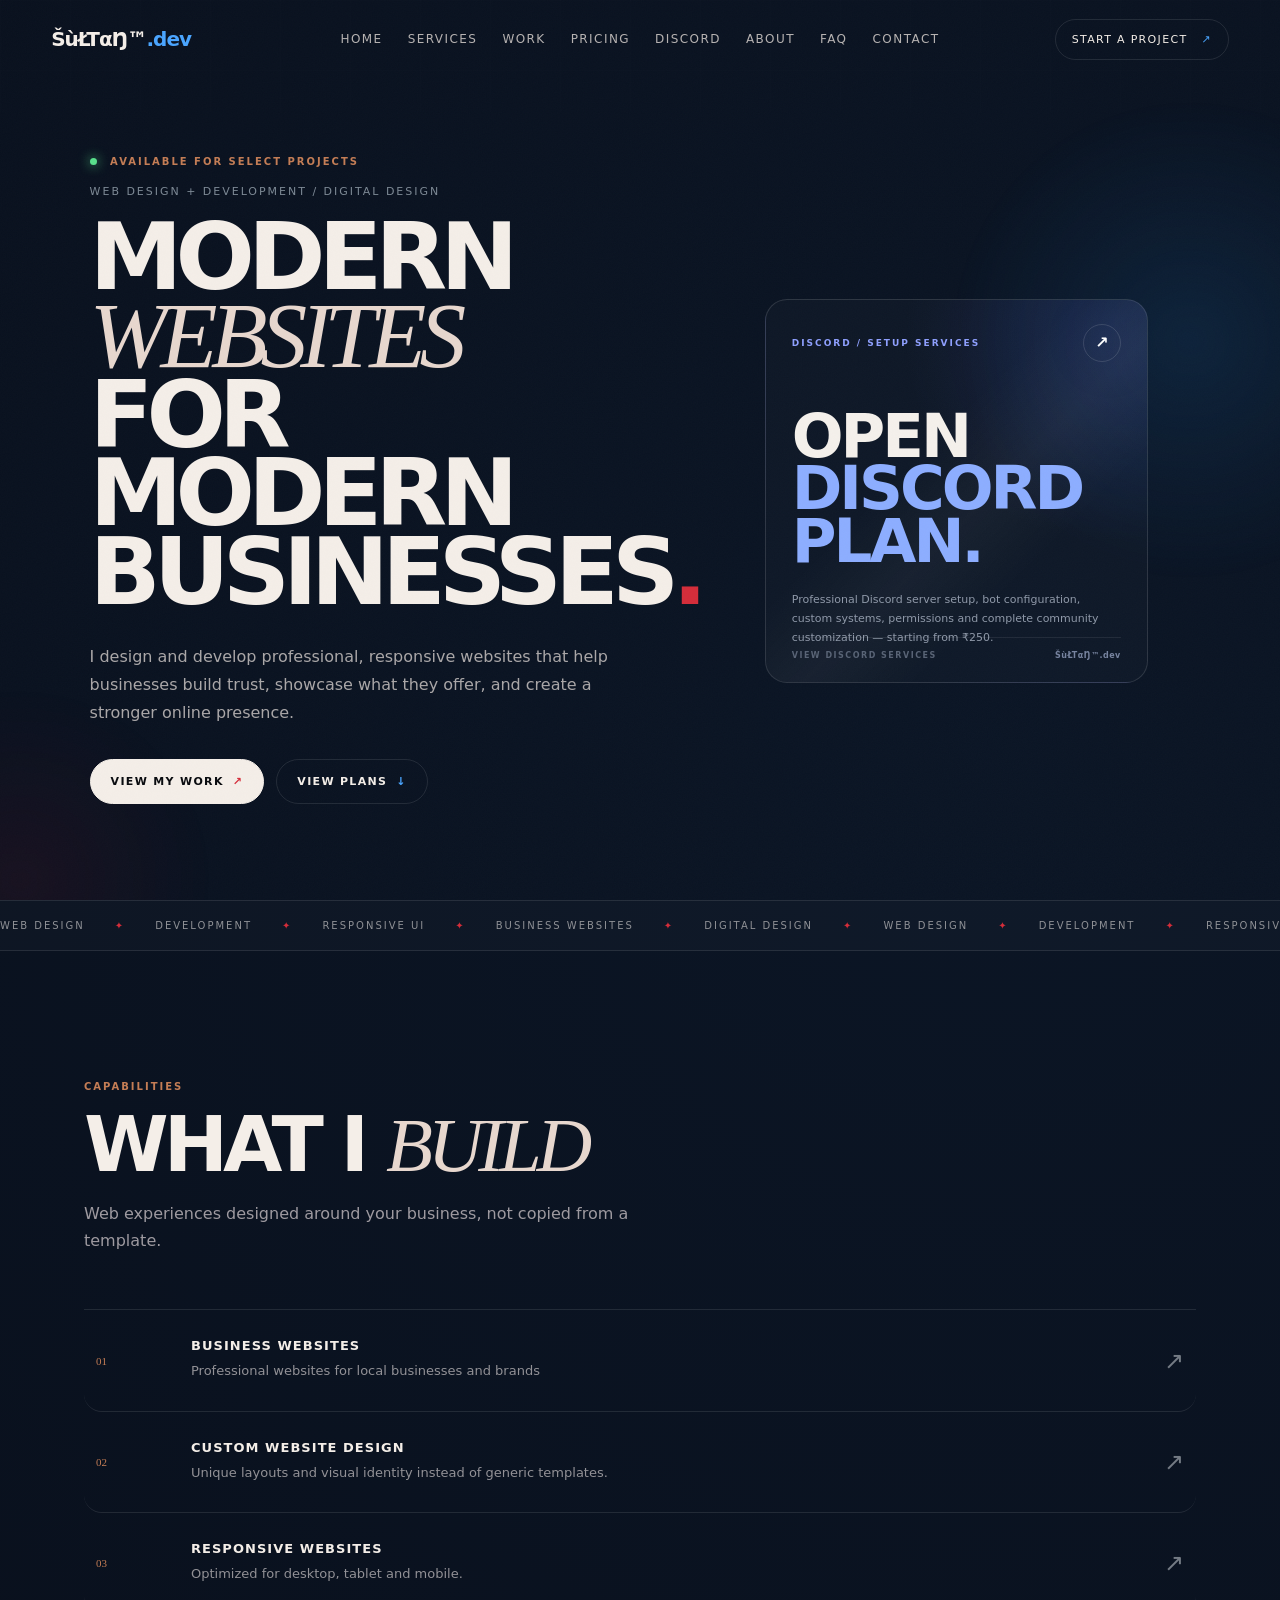
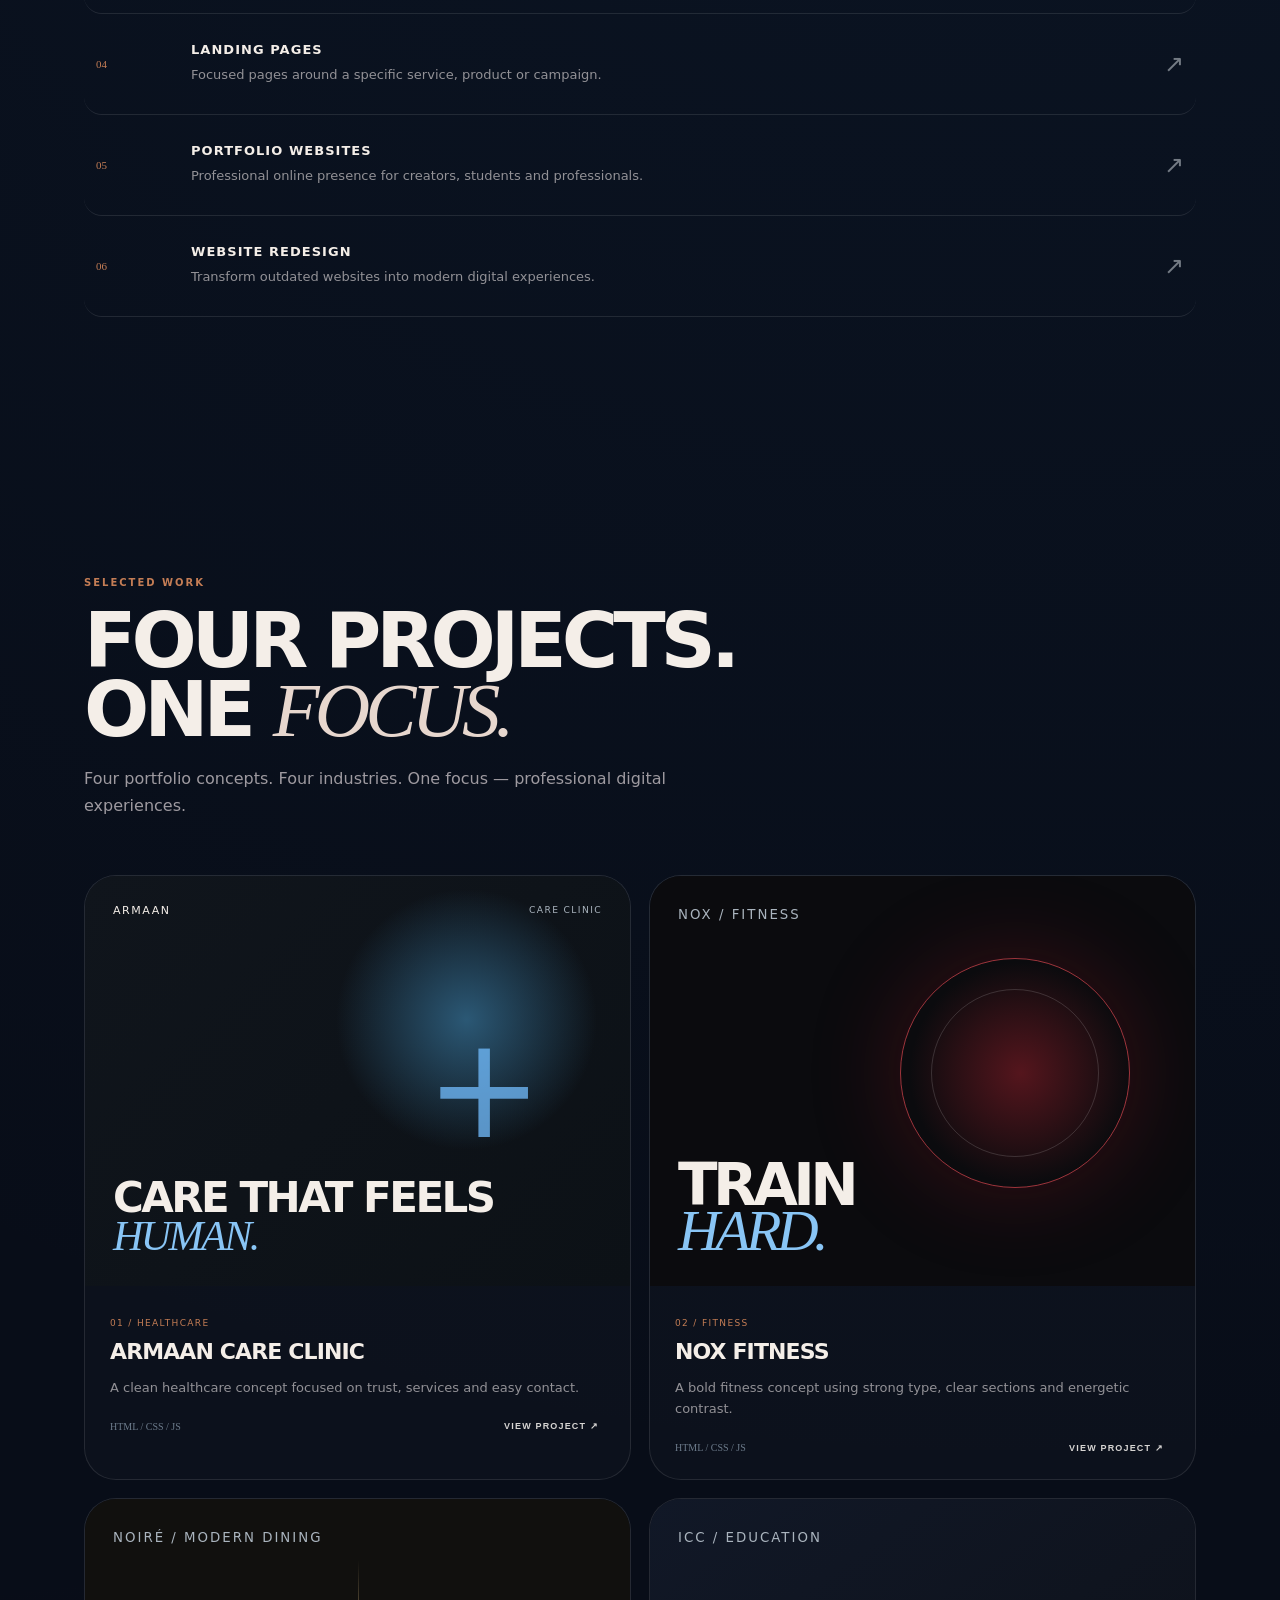
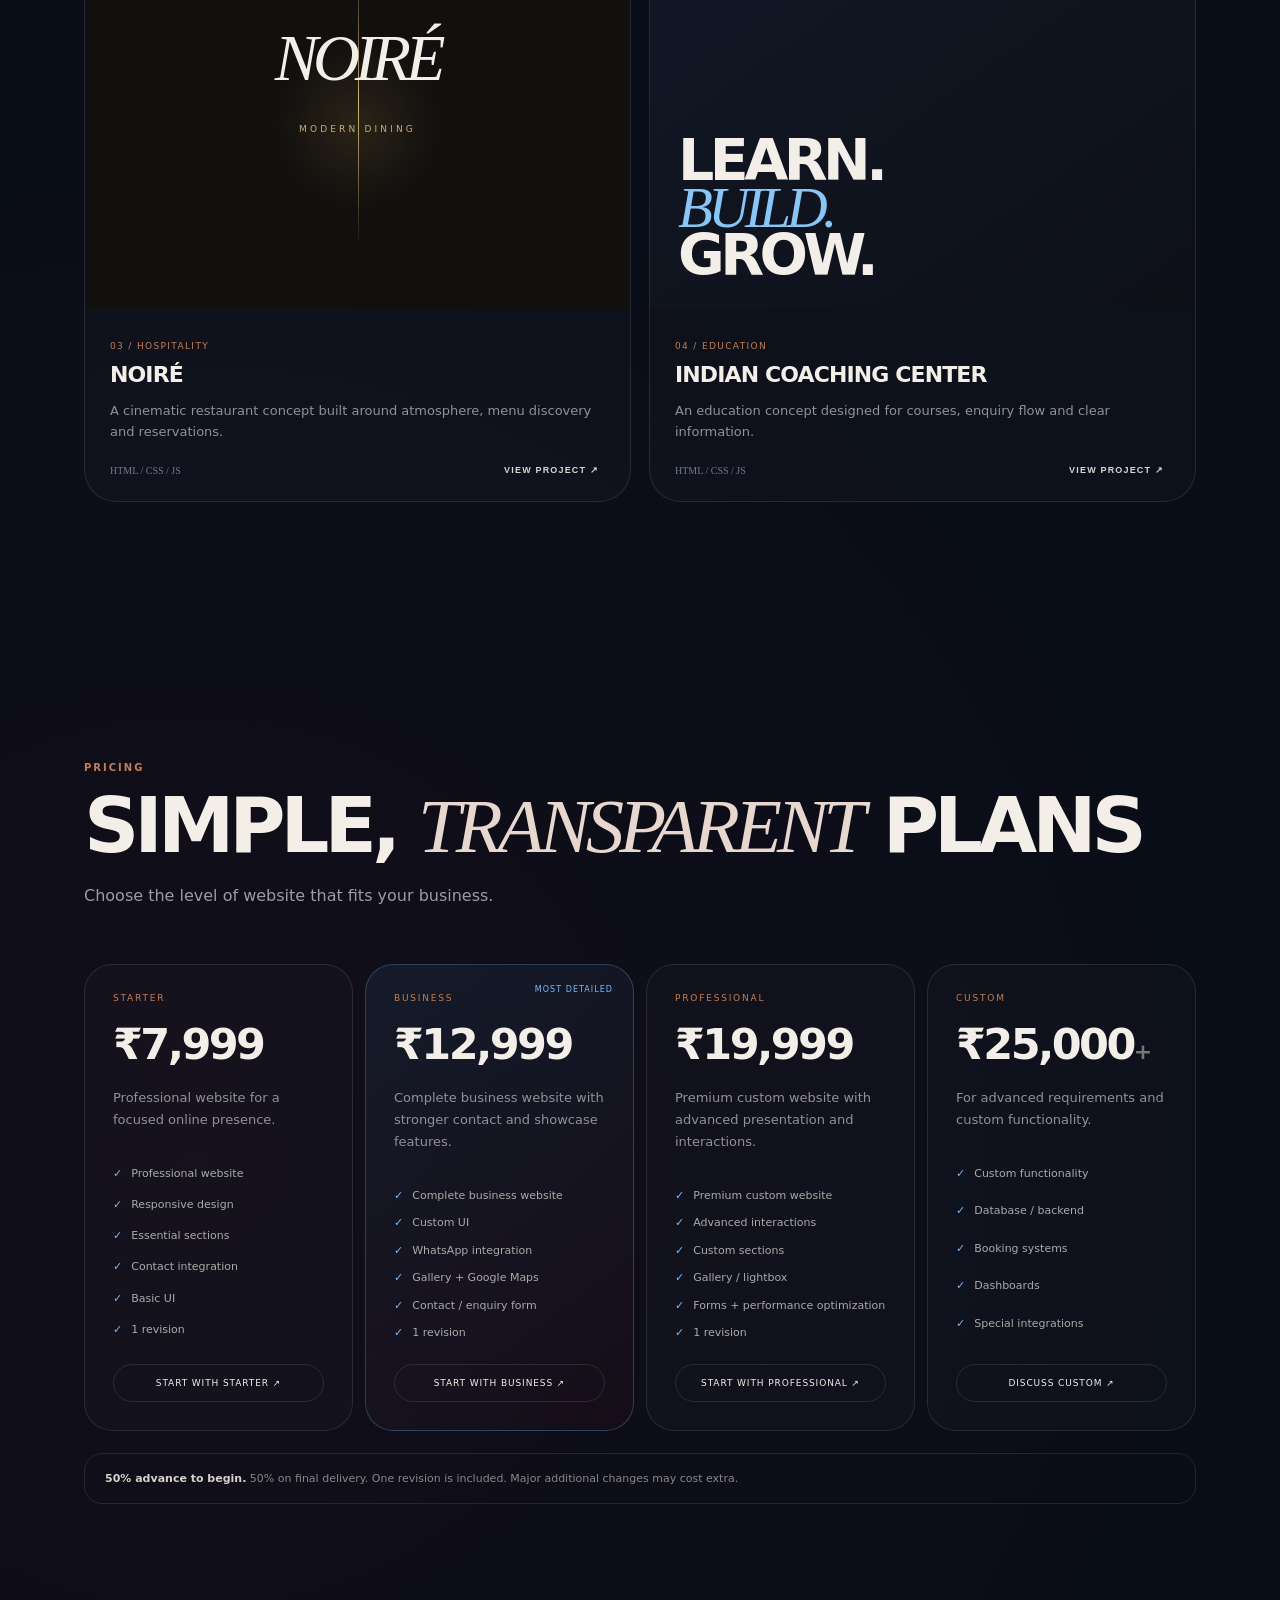
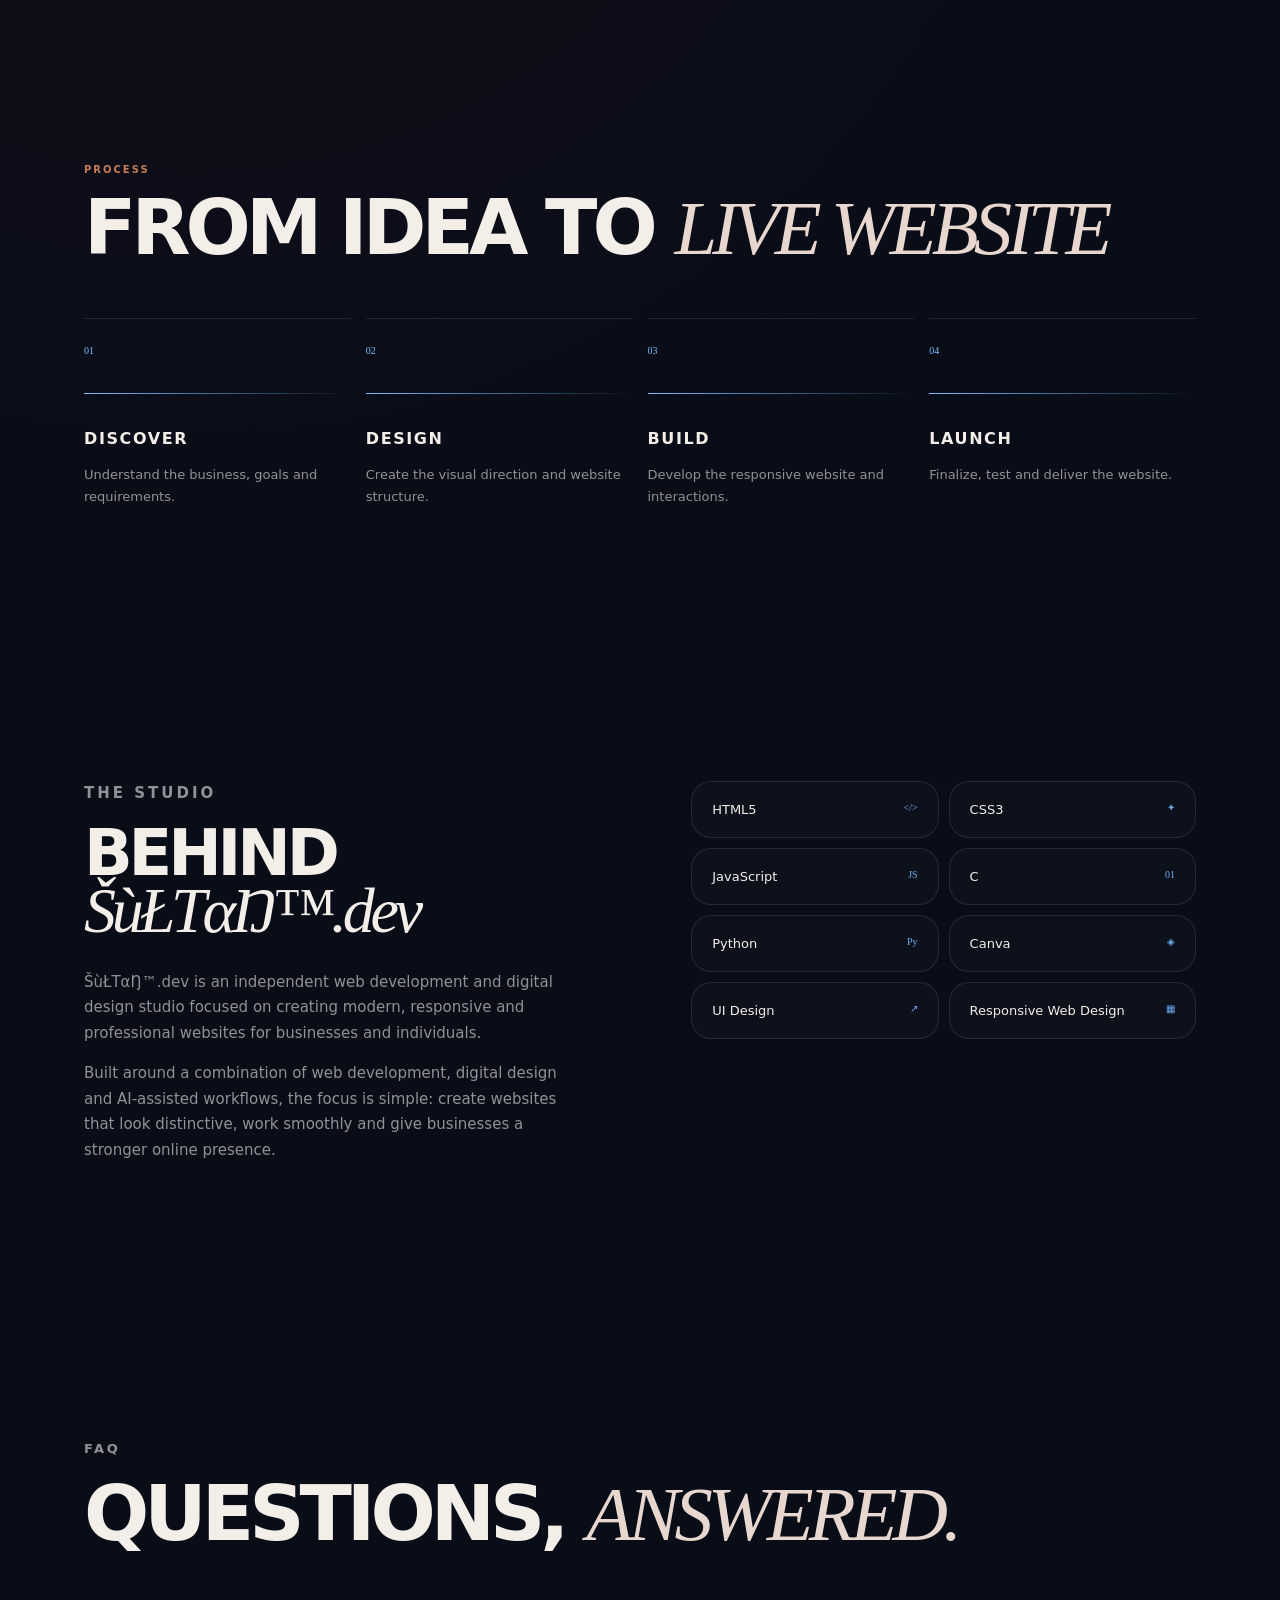
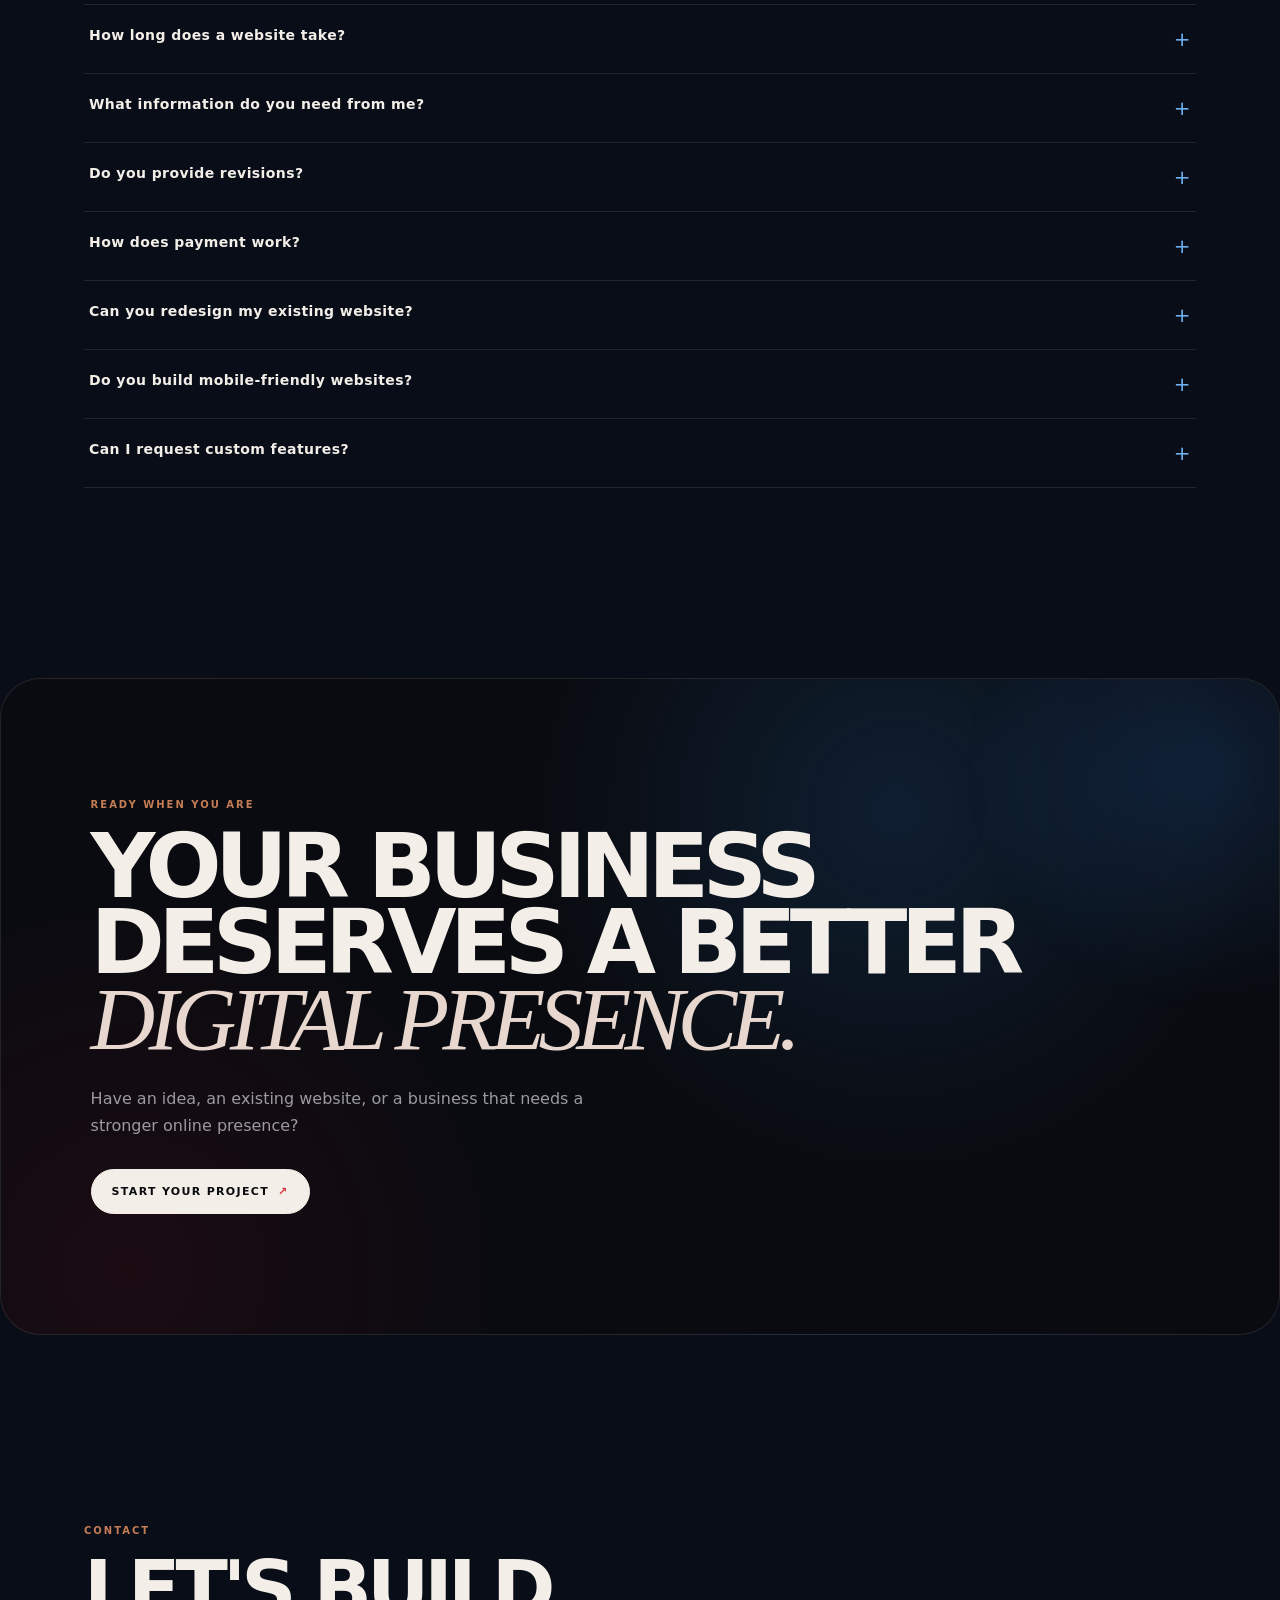
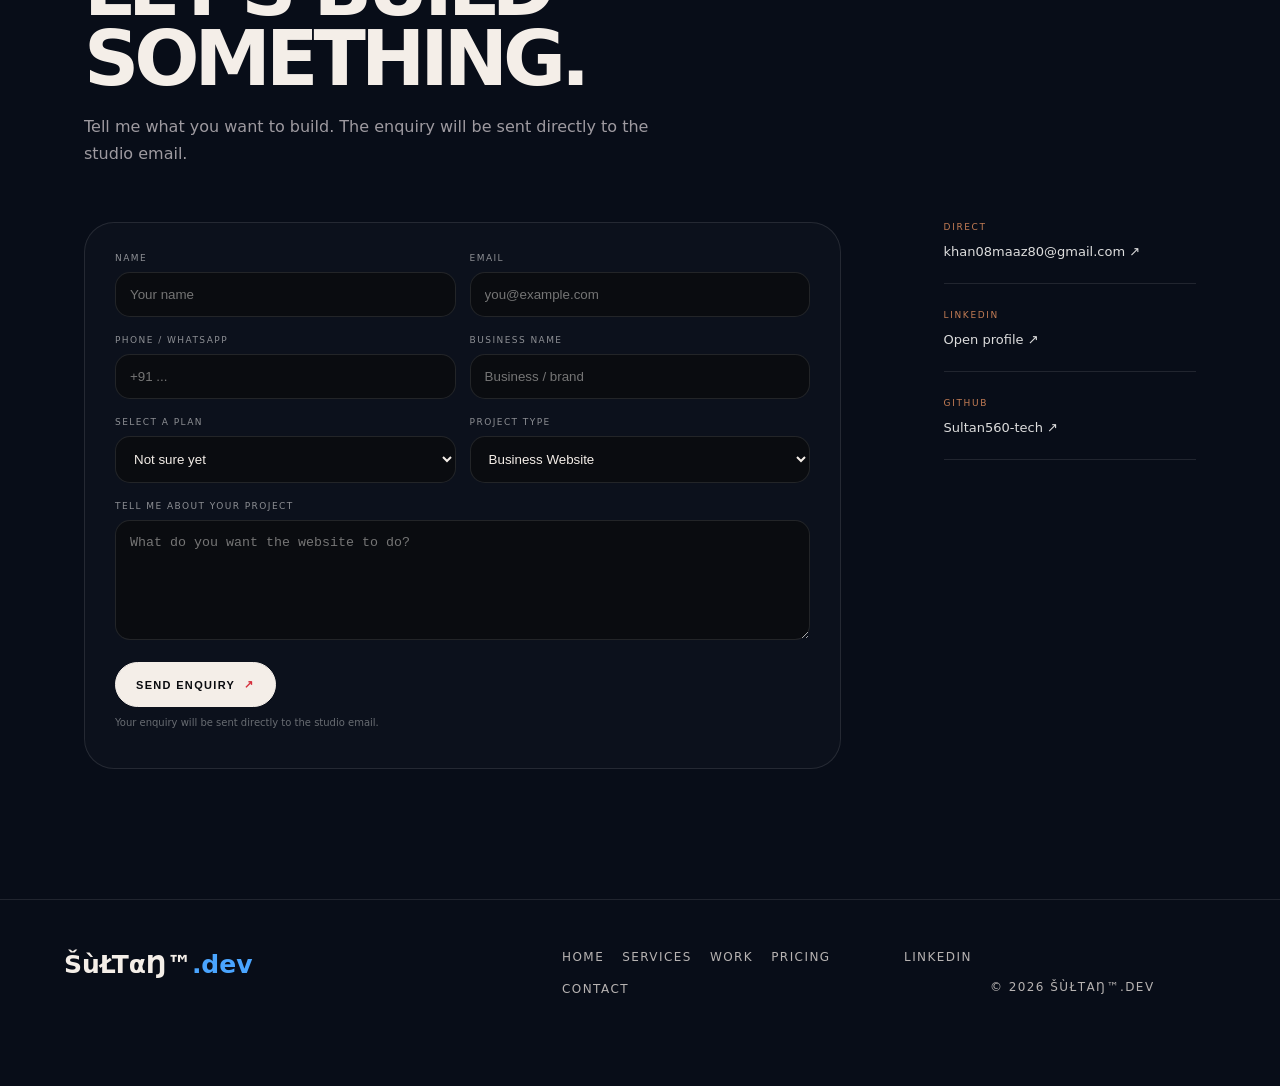
<file: index.html>
<!doctype html>
<html lang="en">

<head>
  <meta charset="utf-8">
  <meta name="viewport" content="width=device-width, initial-scale=1">
  <title>ŠùŁTαŊ™.dev</title>
  <meta name="description"
    content="ŠùŁTαŊ™.dev designs and develops modern, responsive websites for businesses, creators and professionals.">
  <meta name="theme-color" content="#07090d">
  <meta property="og:title" content="ŠùŁTαŊ™.dev — Modern Websites for Modern Businesses">
  <meta property="og:description" content="Modern, responsive websites for businesses, creators and professionals.">
  <meta property="og:type" content="website">
  <meta property="og:url" content="https://sultan560-tech.github.io/">
  <meta name="twitter:card" content="summary_large_image">
  <link rel="icon"
    href="data:image/svg+xml,%3Csvg xmlns='http://www.w3.org/2000/svg' viewBox='0 0 100 100'%3E%3Crect width='100' height='100' rx='24' fill='%2307090d'/%3E%3Ctext x='50' y='66' text-anchor='middle' font-size='52' fill='%23f5eee7' font-family='Arial'%3ES%3C/text%3E%3C/svg%3E">
  <link rel="stylesheet" href="style.css">
</head>

<body>
  <div class="noise" aria-hidden="true"></div>
  <div class="cursor-glow" aria-hidden="true"></div>

  <header class="nav" id="nav">
    <a class="brand" href="#home" aria-label="ŠùŁTαŊ dot dev home">ŠùŁTαŊ™<span>.dev</span></a>
    <nav class="desktop-nav" aria-label="Primary navigation">
      <a href="#home">Home</a><a href="#services">Services</a><a href="#work">Work</a>
      <a href="#pricing">Pricing</a><a href="#discord-setup">Discord</a><a href="#about">About</a><a href="#faq">FAQ</a><a href="#contact">Contact</a>
    </nav>
    <a class="nav-cta magnetic" href="#contact">START A PROJECT <span>↗</span></a>
    <button class="menu-toggle" aria-label="Open menu" aria-expanded="false"><i></i><i></i></button>
  </header>

  <div class="mobile-menu" id="mobileMenu" aria-hidden="true">
    <a href="#home">Home</a><a href="#services">Services</a><a href="#work">Work</a>
    <a href="#pricing">Pricing</a><a href="#discord-setup">Discord</a><a href="#about">About</a><a href="#faq">FAQ</a><a href="#contact">Contact</a>
    <a class="menu-project" href="#contact">START A PROJECT ↗</a>
  </div>

  <main id="home">
    <section class="hero section">
      <div class="hero-grid" aria-hidden="true"></div>
      <div class="orb orb-a" aria-hidden="true"></div>
      <div class="orb orb-b" aria-hidden="true"></div>
      <div class="hero-copy reveal">
        <div class="eyebrow"><span class="status-dot"></span> AVAILABLE FOR SELECT PROJECTS</div>
        <p class="kicker">WEB DESIGN + DEVELOPMENT / DIGITAL DESIGN</p>
        <h1>MODERN<br><em>WEBSITES</em><br>FOR MODERN<br>BUSINESSES<span>.</span></h1>
        <p class="hero-text">I design and develop professional, responsive websites that help businesses build trust,
          showcase what they offer, and create a stronger online presence.</p>
        <div class="hero-actions">
          <a class="btn btn-primary magnetic" href="#work">VIEW MY WORK <span>↗</span></a>
          <a class="btn btn-ghost magnetic" href="#pricing">VIEW PLANS <span>↓</span></a>
        </div>
      </div>
     <!-- DISCORD PLAN REFERENCE -->
<a href="sultan_discord_setup.html" class="discord-plan-reference">

    <div class="discord-plan-top">
        <span>DISCORD / SETUP SERVICES</span>
        <span class="discord-arrow">↗</span>
    </div>

    <div class="discord-plan-title">
        OPEN
        <br>
        <em>DISCORD PLAN.</em>
    </div>

    <p class="discord-plan-summary">
        Professional Discord server setup, bot configuration,
        custom systems, permissions and complete community
        customization — starting from ₹250.
    </p>

    <div class="discord-plan-bottom">
        <span>VIEW DISCORD SERVICES</span>
        <span>ŠùŁTαŊ™.dev</span>
    </div>

</a>

<style>
.discord-plan-reference {
    position: relative;
    display: block;
    width: 100%;
    max-width: 490px;
    min-height: 300px;
    margin-top: 22px;
    padding: 24px 26px;
    overflow: hidden;

    color: #f4f0eb;
    text-decoration: none;

    background:
        radial-gradient(
            circle at 90% 10%,
            rgba(88, 101, 242, 0.14),
            transparent 42%
        ),
        rgba(255,255,255,0.018);

    border: 1px solid rgba(255,255,255,0.13);
    border-radius: 22px;

    transition:
        transform 0.35s ease,
        border-color 0.35s ease,
        background 0.35s ease;
}

.discord-plan-reference::before {
    content: "";
    position: absolute;
    inset: 0;
    background: linear-gradient(
        135deg,
        transparent 40%,
        rgba(255,255,255,0.035),
        transparent 70%
    );
    pointer-events: none;
}

.discord-plan-reference:hover {
    transform: translateY(-5px);
    border-color: rgba(114,137,218,0.55);

    background:
        radial-gradient(
            circle at 90% 10%,
            rgba(88,101,242,0.22),
            transparent 45%
        ),
        rgba(255,255,255,0.025);
}

.discord-plan-top {
    position: relative;
    z-index: 2;

    display: flex;
    align-items: center;
    justify-content: space-between;

    font-size: 9px;
    font-weight: 800;
    letter-spacing: 2px;
    color: #8fa0ff;
}

.discord-arrow {
    width: 38px;
    height: 38px;

    display: grid;
    place-items: center;

    border: 1px solid rgba(255,255,255,0.13);
    border-radius: 50%;

    color: #ffffff;
    font-size: 16px;
    letter-spacing: 0;

    transition: 0.3s ease;
}

.discord-plan-reference:hover .discord-arrow {
    background: #5865f2;
    border-color: #5865f2;
    transform: rotate(8deg);
}

.discord-plan-title {
    position: relative;
    z-index: 2;

    margin-top: 48px;

    font-size: clamp(42px, 5vw, 61px);
    line-height: 0.86;
    letter-spacing: -3px;
    font-weight: 900;
}

.discord-plan-title em {
    font-style: normal;
    color: #8daeff;
}

.discord-plan-summary {
    position: relative;
    z-index: 2;

    max-width: 420px;
    margin-top: 24px;

    color: #8f99a9;
    font-size: 11px;
    line-height: 1.7;
}

.discord-plan-bottom {
    position: absolute;
    z-index: 2;

    left: 26px;
    right: 26px;
    bottom: 22px;

    display: flex;
    justify-content: space-between;
    align-items: center;

    padding-top: 13px;

    border-top: 1px solid rgba(255,255,255,0.08);

    color: #596476;
    font-size: 8px;
    font-weight: 800;
    letter-spacing: 1.5px;
}

.discord-plan-bottom span:last-child {
    color: #7784a0;
    letter-spacing: 0.5px;
}

/* MOBILE */
@media (max-width: 700px) {

    .discord-plan-reference {
        max-width: 100%;
        min-height: 280px;
        padding: 21px;
    }

    .discord-plan-title {
        margin-top: 42px;
        font-size: 43px;
        letter-spacing: -2.5px;
    }

    .discord-plan-bottom {
        left: 21px;
        right: 21px;
        bottom: 19px;
    }
}
</style>
          </div>
        </div>
      </div>
    </section>

    <div class="marquee-wrap">
      <div class="marquee">
        <span>WEB DESIGN</span><b>✦</b><span>DEVELOPMENT</span><b>✦</b><span>RESPONSIVE UI</span><b>✦</b>
        <span>BUSINESS WEBSITES</span><b>✦</b><span>DIGITAL DESIGN</span><b>✦</b>
        <span>WEB DESIGN</span><b>✦</b><span>DEVELOPMENT</span><b>✦</b><span>RESPONSIVE UI</span>
      </div>
    </div>

    <section class="section services">
      <div class="section-head reveal">
        <p class="eyebrow">CAPABILITIES</p>
        <h2>WHAT I <em>BUILD</em></h2>
        <p class="sub">Web experiences designed around your business, not copied from a template.</p>
      </div>
      <div class="service-list">
        <article class="service reveal"><b>01</b>
          <div>
            <h3>BUSINESS WEBSITES</h3>
            <p>Professional websites for local businesses and brands</p>
          </div><span>↗</span>
        </article>
        <article class="service reveal"><b>02</b>
          <div>
            <h3>CUSTOM WEBSITE DESIGN</h3>
            <p>Unique layouts and visual identity instead of generic templates.</p>
          </div><span>↗</span>
        </article>
        <article class="service reveal"><b>03</b>
          <div>
            <h3>RESPONSIVE WEBSITES</h3>
            <p>Optimized for desktop, tablet and mobile.</p>
          </div><span>↗</span>
        </article>
        <article class="service reveal"><b>04</b>
          <div>
            <h3>LANDING PAGES</h3>
            <p>Focused pages around a specific service, product or campaign.</p>
          </div><span>↗</span>
        </article>
        <article class="service reveal"><b>05</b>
          <div>
            <h3>PORTFOLIO WEBSITES</h3>
            <p>Professional online presence for creators, students and professionals.</p>
          </div><span>↗</span>
        </article>
        <article class="service reveal"><b>06</b>
          <div>
            <h3>WEBSITE REDESIGN</h3>
            <p>Transform outdated websites into modern digital experiences.</p>
          </div><span>↗</span>
        </article>
      </div>
    </section>

    <section class="section work" id="work">
      <div class="section-head reveal">
        <p class="eyebrow">SELECTED WORK</p>
        <h2>FOUR PROJECTS.<br>ONE <em>FOCUS.</em></h2>
        <p class="sub">Four portfolio concepts. Four industries. One focus — professional digital experiences.</p>
      </div>
      <div class="projects">
        <article class="project reveal" data-project="armaan">
          <div class="project-art clinic">
            <div class="art-top"><span>ARMAAN</span><small>CARE CLINIC</small></div>
            <div class="art-cross">+</div>
            <div class="art-bottom">CARE THAT FEELS<br><i>HUMAN.</i></div>
          </div>
          <div class="project-meta"><small>01 / HEALTHCARE</small>
            <h3>ARMAAN CARE CLINIC</h3>
            <p>A clean healthcare concept focused on trust, services and easy contact.</p>
            <div><span>HTML / CSS / JS</span><button class="view-project">VIEW PROJECT ↗</button></div>
          </div>
        </article>
        <article class="project reveal" data-project="nox">
          <div class="project-art fitness">
            <div class="fitness-ring"></div><small>NOX / FITNESS</small>
            <div class="fit-title">TRAIN<br><i>HARD.</i></div>
          </div>
          <div class="project-meta"><small>02 / FITNESS</small>
            <h3>NOX FITNESS</h3>
            <p>A bold fitness concept using strong type, clear sections and energetic contrast.</p>
            <div><span>HTML / CSS / JS</span><button class="view-project">VIEW PROJECT ↗</button></div>
          </div>
        </article>
        <article class="project reveal" data-project="noire">
          <div class="project-art dining">
            <div class="wine-line"></div><small>NOIRÉ / MODERN DINING</small>
            <div class="dish">NOIRÉ</div>
            <div class="dish-sub">MODERN DINING</div>
          </div>
          <div class="project-meta"><small>03 / HOSPITALITY</small>
            <h3>NOIRÉ</h3>
            <p>A cinematic restaurant concept built around atmosphere, menu discovery and reservations.</p>
            <div><span>HTML / CSS / JS</span><button class="view-project">VIEW PROJECT ↗</button></div>
          </div>
        </article>
        <article class="project reveal" data-project="coaching">
          <div class="project-art education">
            <div class="edu-grid"></div><small>ICC / EDUCATION</small>
            <div class="edu-title">LEARN.<br><i>BUILD.</i><br>GROW.</div>
          </div>
          <div class="project-meta"><small>04 / EDUCATION</small>
            <h3>INDIAN COACHING CENTER</h3>
            <p>An education concept designed for courses, enquiry flow and clear information.</p>
            <div><span>HTML / CSS / JS</span><button class="view-project">VIEW PROJECT ↗</button></div>
          </div>
        </article>
      </div>
    </section>

    <section class="section pricing" id="pricing">
      <div class="section-head reveal">
        <p class="eyebrow">PRICING</p>
        <h2>SIMPLE, <em>TRANSPARENT</em> PLANS</h2>
        <p class="sub">Choose the level of website that fits your business.</p>
      </div>
      <div class="price-grid">
        <article class="price reveal"><small>STARTER</small>
          <h3>₹7,999</h3>
          <p>Professional website for a focused online presence.</p>
          <ul>
            <li>Professional website</li>
            <li>Responsive design</li>
            <li>Essential sections</li>
            <li>Contact integration</li>
            <li>Basic UI</li>
            <li>1 revision</li>
          </ul><a href="#contact" class="price-btn">START WITH STARTER ↗</a>
        </article>
        <article class="price featured reveal">
          <div class="featured-label">MOST DETAILED</div><small>BUSINESS</small>
          <h3>₹12,999</h3>
          <p>Complete business website with stronger contact and showcase features.</p>
          <ul>
            <li>Complete business website</li>
            <li>Custom UI</li>
            <li>WhatsApp integration</li>
            <li>Gallery + Google Maps</li>
            <li>Contact / enquiry form</li>
            <li>1 revision</li>
          </ul><a href="#contact" class="price-btn">START WITH BUSINESS ↗</a>
        </article>
        <article class="price reveal"><small>PROFESSIONAL</small>
          <h3>₹19,999</h3>
          <p>Premium custom website with advanced presentation and interactions.</p>
          <ul>
            <li>Premium custom website</li>
            <li>Advanced interactions</li>
            <li>Custom sections</li>
            <li>Gallery / lightbox</li>
            <li>Forms + performance optimization</li>
            <li>1 revision</li>
          </ul><a href="#contact" class="price-btn">START WITH PROFESSIONAL ↗</a>
        </article>
        <article class="price custom reveal"><small>CUSTOM</small>
          <h3>₹25,000<span>+</span></h3>
          <p>For advanced requirements and custom functionality.</p>
          <ul>
            <li>Custom functionality</li>
            <li>Database / backend</li>
            <li>Booking systems</li>
            <li>Dashboards</li>
            <li>Special integrations</li>
          </ul><a href="#contact" class="price-btn">DISCUSS CUSTOM ↗</a>
        </article>
      </div>
      <div class="payment-note reveal"><strong>50% advance to begin.</strong> 50% on final delivery. One revision is
        included. Major additional changes may cost extra.</div>
    </section>
    
    <section class="section process">
      <div class="section-head reveal">
        <p class="eyebrow">PROCESS</p>
        <h2>FROM IDEA TO <em>LIVE WEBSITE</em></h2>
      </div>
      <div class="timeline">
        <article class="step reveal"><span>01</span>
          <div class="step-line"></div>
          <h3>DISCOVER</h3>
          <p>Understand the business, goals and requirements.</p>
        </article>
        <article class="step reveal"><span>02</span>
          <div class="step-line"></div>
          <h3>DESIGN</h3>
          <p>Create the visual direction and website structure.</p>
        </article>
        <article class="step reveal"><span>03</span>
          <div class="step-line"></div>
          <h3>BUILD</h3>
          <p>Develop the responsive website and interactions.</p>
        </article>
        <article class="step reveal"><span>04</span>
          <div class="step-line"></div>
          <h3>LAUNCH</h3>
          <p>Finalize, test and deliver the website.</p>
        </article>
      </div>
    </section>

    <section class="section about" id="about">
      <div class="about-copy reveal">
        <p class="eyebrow">THE STUDIO</p>
        <h2>BEHIND <em>ŠùŁTαŊ™.dev</em></h2>
        <p>ŠùŁTαŊ™.dev is an independent web development and digital design studio focused on creating modern,
          responsive and professional websites for businesses and individuals.</p>
        <p>Built around a combination of web development, digital design and AI-assisted workflows, the focus is simple:
          create websites that look distinctive, work smoothly and give businesses a stronger online presence.</p>
      </div>
      <div class="skills reveal">
        <div class="skill-card">HTML5 <span>&lt;/&gt;</span></div>
        <div class="skill-card">CSS3 <span>✦</span></div>
        <div class="skill-card">JavaScript <span>JS</span></div>
        <div class="skill-card">C <span>01</span></div>
        <div class="skill-card">Python <span>Py</span></div>
        <div class="skill-card">Canva <span>◈</span></div>
        <div class="skill-card">UI Design <span>↗</span></div>
        <div class="skill-card">Responsive Web Design <span>▦</span></div>
      </div>
    </section>

    <section class="section faq" id="faq">
      <div class="section-head reveal">
        <p class="eyebrow">FAQ</p>
        <h2>QUESTIONS, <em>ANSWERED.</em></h2>
      </div>
      <div class="faq-list">
        <details class="reveal">
          <summary>How long does a website take?<span>+</span></summary>
          <p>Timing depends on the scope, content and revisions. A focused website can move quickly; larger custom
            builds take longer.</p>
        </details>
        <details class="reveal">
          <summary>What information do you need from me?<span>+</span></summary>
          <p>Your business details, goals, services, preferred content, contact details, brand assets and any examples
            of styles you like.</p>
        </details>
        <details class="reveal">
          <summary>Do you provide revisions?<span>+</span></summary>
          <p>Yes. One revision is included in the listed plans. Major additional changes may cost extra.</p>
        </details>
        <details class="reveal">
          <summary>How does payment work?<span>+</span></summary>
          <p>50% advance to begin and 50% on final delivery.</p>
        </details>
        <details class="reveal">
          <summary>Can you redesign my existing website?<span>+</span></summary>
          <p>Yes. Existing websites can be reviewed and redesigned with a new structure, visual direction and responsive
            experience.</p>
        </details>
        <details class="reveal">
          <summary>Do you build mobile-friendly websites?<span>+</span></summary>
          <p>Yes. Responsive behavior is built into the website structure for mobile, tablet and desktop screens.</p>
        </details>
        <details class="reveal">
          <summary>Can I request custom features?<span>+</span></summary>
          <p>Yes. Custom functionality can be discussed before the project begins and may require a custom quote.</p>
        </details>
      </div>
    </section>

    <section class="cta-section">
      <div class="cta-glow"></div>
      <div class="cta-inner reveal">
        <p class="eyebrow">READY WHEN YOU ARE</p>
        <h2>YOUR BUSINESS<br>DESERVES A BETTER<br><em>DIGITAL PRESENCE.</em></h2>
        <p>Have an idea, an existing website, or a business that needs a stronger online presence?</p><a
          class="btn btn-primary magnetic" href="#contact">START YOUR PROJECT <span>↗</span></a>
      </div>
    </section>

    <section class="section contact" id="contact">
      <div class="section-head reveal">
        <p class="eyebrow">CONTACT</p>
        <h2>LET'S BUILD<br>SOMETHING<span>.</span></h2>
        <p class="sub">Tell me what you want to build. The enquiry will be sent directly to the studio email.</p>
      </div>
      <div class="contact-grid">
       <form
  class="contact-form reveal"
  action="https://formsubmit.co/khan08maaz80@gmail.com"
  method="POST"
>

  <!-- EMAIL SETTINGS -->
  <input
    type="hidden"
    name="_subject"
    value="New Project Enquiry — ŠùŁTαŊ™.dev"
  >

  <input
    type="hidden"
    name="_template"
    value="table"
  >

  <!-- Client ke email par direct Reply karne ke liye -->
  <input
    type="hidden"
    name="_replyto"
    value=""
    id="replyTo"
  >

  <!-- Submit ke baad website par wapas -->
  <input
    type="hidden"
    name="_next"
    value="https://sultan560-tech.github.io/?sent=1#contact"
  >

  <!-- Spam protection -->
  <input
    type="text"
    name="_honey"
    style="display:none"
    tabindex="-1"
    autocomplete="off"
  >


  <!-- NAME + EMAIL -->
  <div class="form-row">

    <label>
      Name

      <input
        type="text"
        name="name"
        required
        autocomplete="name"
        placeholder="Your name"
      >
    </label>


    <label>
      Email

      <input
        type="email"
        name="email"
        id="clientEmail"
        required
        autocomplete="email"
        placeholder="you@example.com"
      >
    </label>

  </div>


  <!-- PHONE + BUSINESS -->
  <div class="form-row">

    <label>
      Phone / WhatsApp

      <input
        type="tel"
        name="phone"
        autocomplete="tel"
        placeholder="+91 ..."
      >
    </label>


    <label>
      Business Name

      <input
        type="text"
        name="business"
        placeholder="Business / brand"
      >
    </label>

  </div>


  <!-- PLAN + PROJECT TYPE -->
  <div class="form-row">

    <label>
      Select a Plan

      <select name="plan">

        <option value="Not sure yet">
          Not sure yet
        </option>

        <option value="Starter — ₹7,999">
          Starter — ₹7,999
        </option>

        <option value="Business — ₹12,999">
          Business — ₹12,999
        </option>

        <option value="Professional — ₹19,999">
          Professional — ₹19,999
        </option>

        <option value="Custom — ₹25,000+">
          Custom — ₹25,000+
        </option>

      </select>
    </label>


    <label>
      Project Type

      <select name="project_type">

        <option value="Business Website">
          Business Website
        </option>

        <option value="Landing Page">
          Landing Page
        </option>

        <option value="Portfolio Website">
          Portfolio Website
        </option>

        <option value="Website Redesign">
          Website Redesign
        </option>

        <option value="Custom Website">
          Custom Website
        </option>

      </select>
    </label>

  </div>


  <!-- PROJECT DETAILS -->
  <label>

    Tell me about your project

    <textarea
      name="message"
      required
      rows="6"
      placeholder="What do you want the website to do?"
    ></textarea>

  </label>


  <!-- SUBMIT -->
  <button
    class="btn btn-primary submit-btn"
    type="submit"
  >
    SEND ENQUIRY <span>↗</span>
  </button>


  <p class="form-note">
    Your enquiry will be sent directly to the studio email.
  </p>

</form>


<script>
  const enquiryForm = document.querySelector(".contact-form");
  const clientEmail = document.querySelector("#clientEmail");
  const replyTo = document.querySelector("#replyTo");

  enquiryForm.addEventListener("submit", function () {
    replyTo.value = clientEmail.value;
  });
</script>
        <aside class="contact-side reveal">
          <div><small>DIRECT</small><a href="mailto:khan08maaz80@gmail.com">khan08maaz80@gmail.com ↗</a></div>
          <div><small>LINKEDIN</small><a href="https://www.linkedin.com/in/maaz-khan-55178343a" target="_blank"
              rel="noopener">Open profile ↗</a></div>
          <div><small>GITHUB</small><a href="https://github.com/Sultan560-tech" target="_blank"
              rel="noopener">Sultan560-tech ↗</a></div>
        </aside>
      </div>
  </main>
  <footer class="footer">
    <div class="footer-brand">ŠùŁTαŊ™<span>.dev</span></div>
    <div class="footer-links"><a href="#home">Home</a><a href="#services">Services</a><a href="#work">Work</a><a
        href="#pricing">Pricing</a><a href="#contact">Contact</a></div>
    <div class="footer-social"><a href="https://www.linkedin.com/in/maaz-khan-55178343a" target="_blank"
        rel="noopener">LinkedIn</a><a href="https://github.com/Sultan560-tech" target="_blank"
    <div class="copyright">© 2026 ŠùŁTαŊ™.dev</div>
  </footer>

  <div class="modal" id="projectModal" aria-hidden="true">
    <div class="modal-backdrop"></div>
    <div class="modal-card" role="dialog" aria-modal="true" aria-labelledby="modalTitle">
      <button class="modal-close" aria-label="Close project">×</button>
      <p class="eyebrow" id="modalIndustry"></p>
      <h2 id="modalTitle"></h2>
      <p id="modalDescription"></p>
      <div class="modal-grid">
        <div><small>OBJECTIVE</small>
          <p id="modalObjective"></p>
        </div>
        <div><small>DESIGN DIRECTION</small>
          <p id="modalDirection"></p>
        </div>
        <div><small>KEY FEATURES</small>
          <p id="modalFeatures"></p>
        </div>
        <div><small>TECHNOLOGY</small>
          <p>HTML5 / CSS3 / Vanilla JavaScript</p>
        </div>
      </div>
      <div class="modal-live">CONCEPT PROJECT — LIVE PROJECT LINK CAN BE ADDED WHEN A REAL DEPLOYED URL EXISTS.</div>
    </div>
  </div>

  <a class="top-btn" href="#home" aria-label="Back to top">↑</a>
  <script src="script.js"></script>
</body>

</html>
</file>
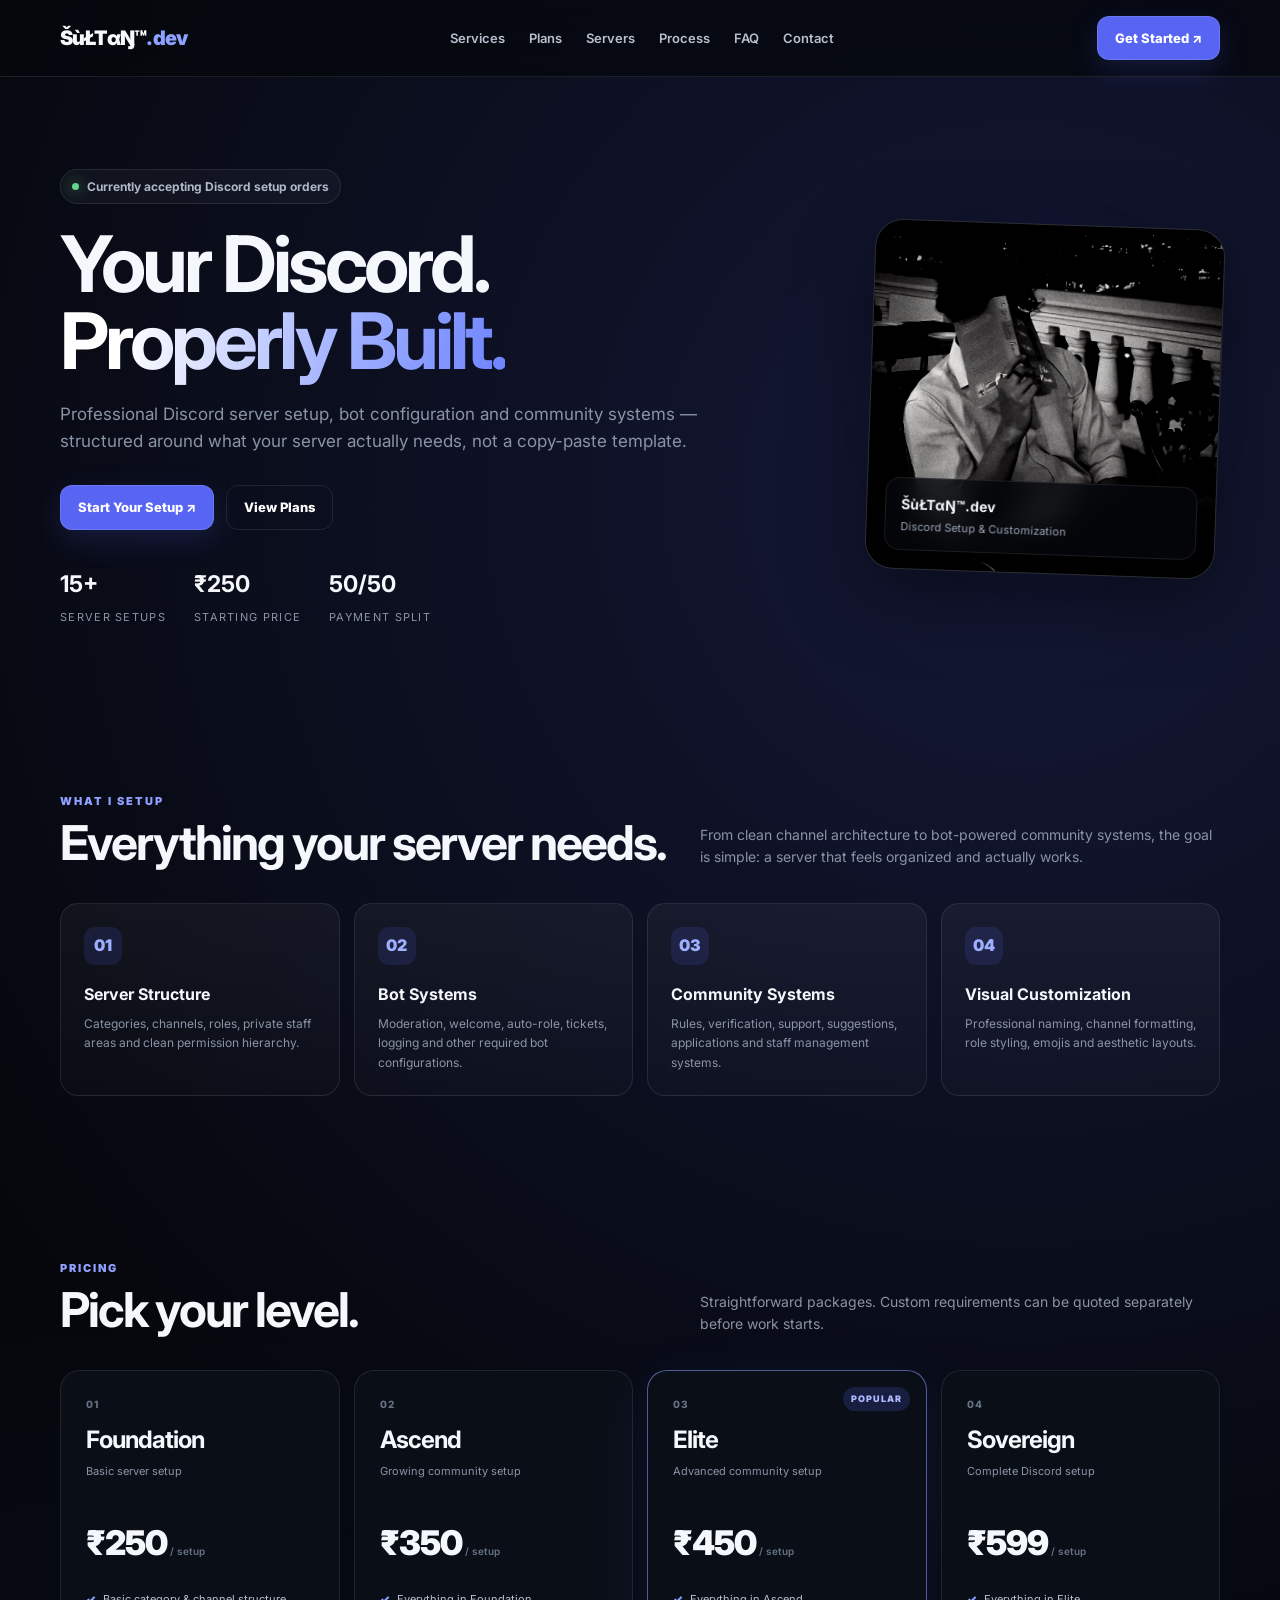
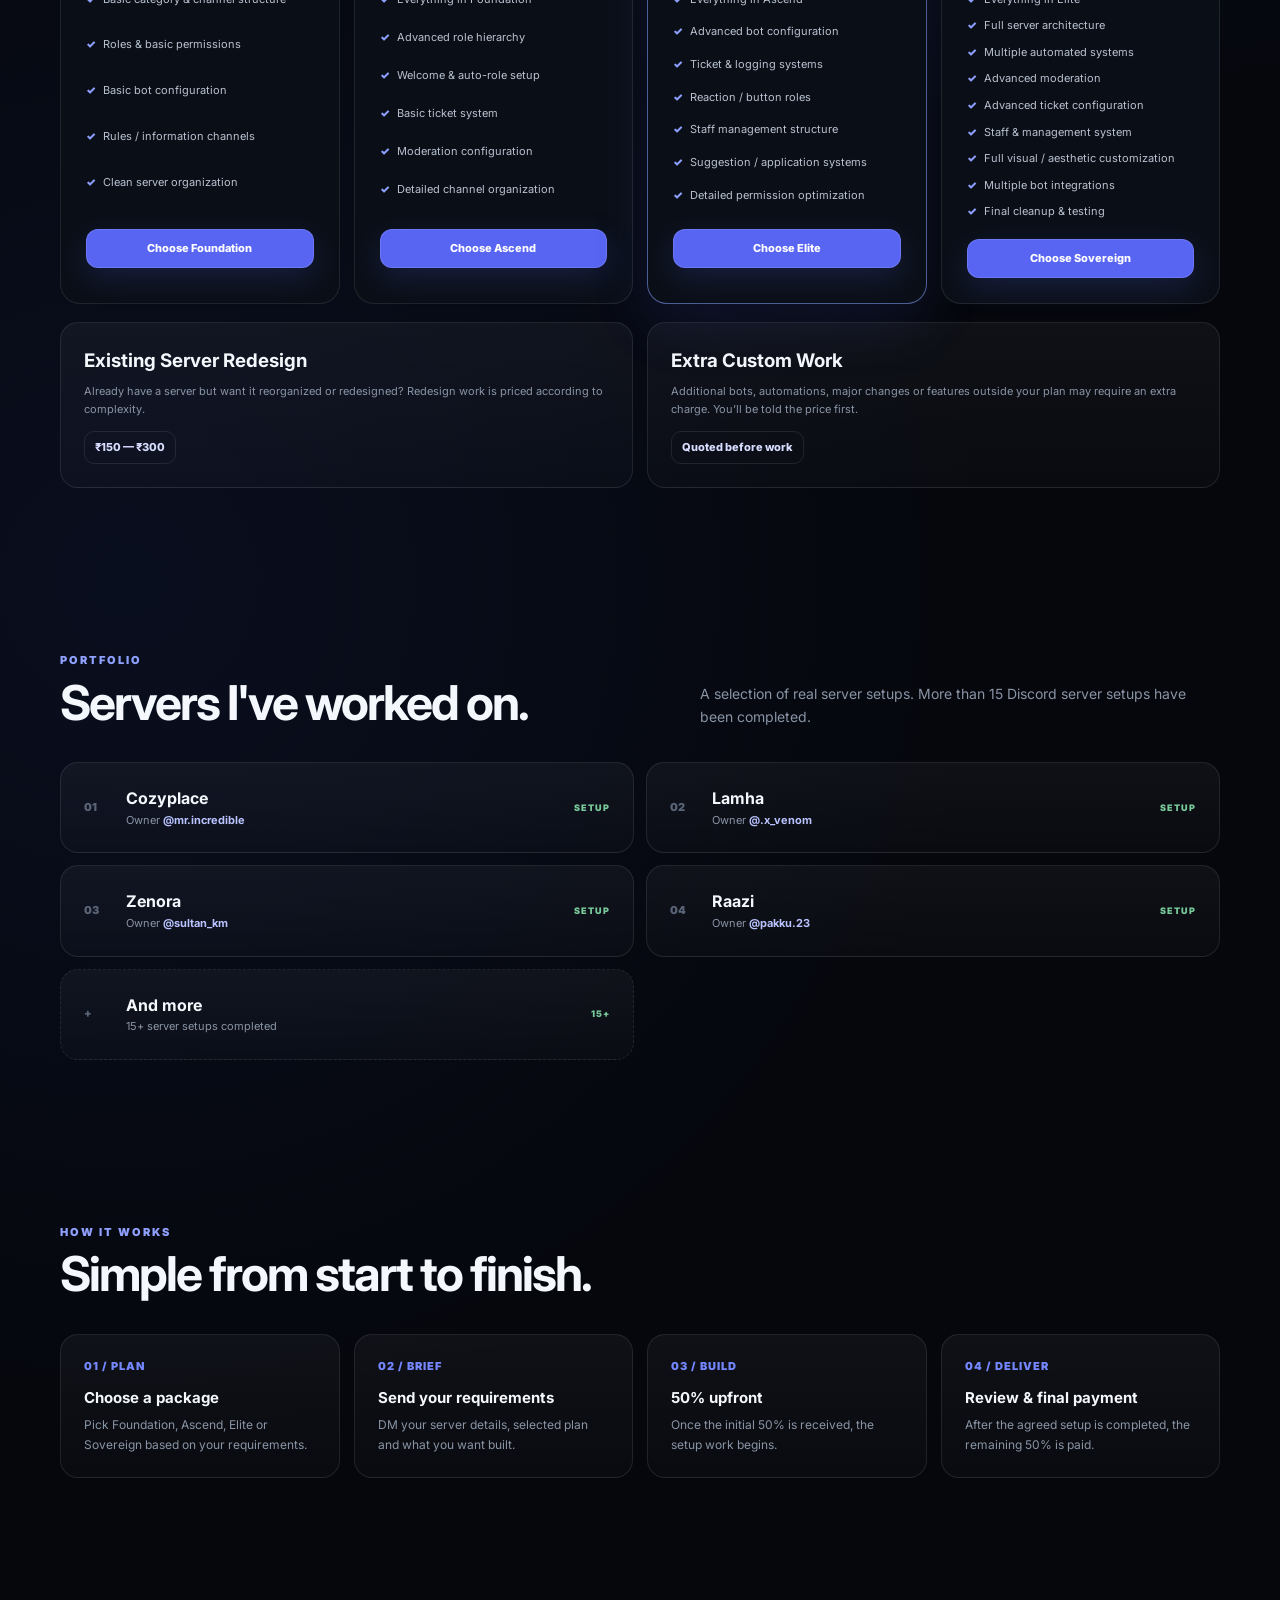
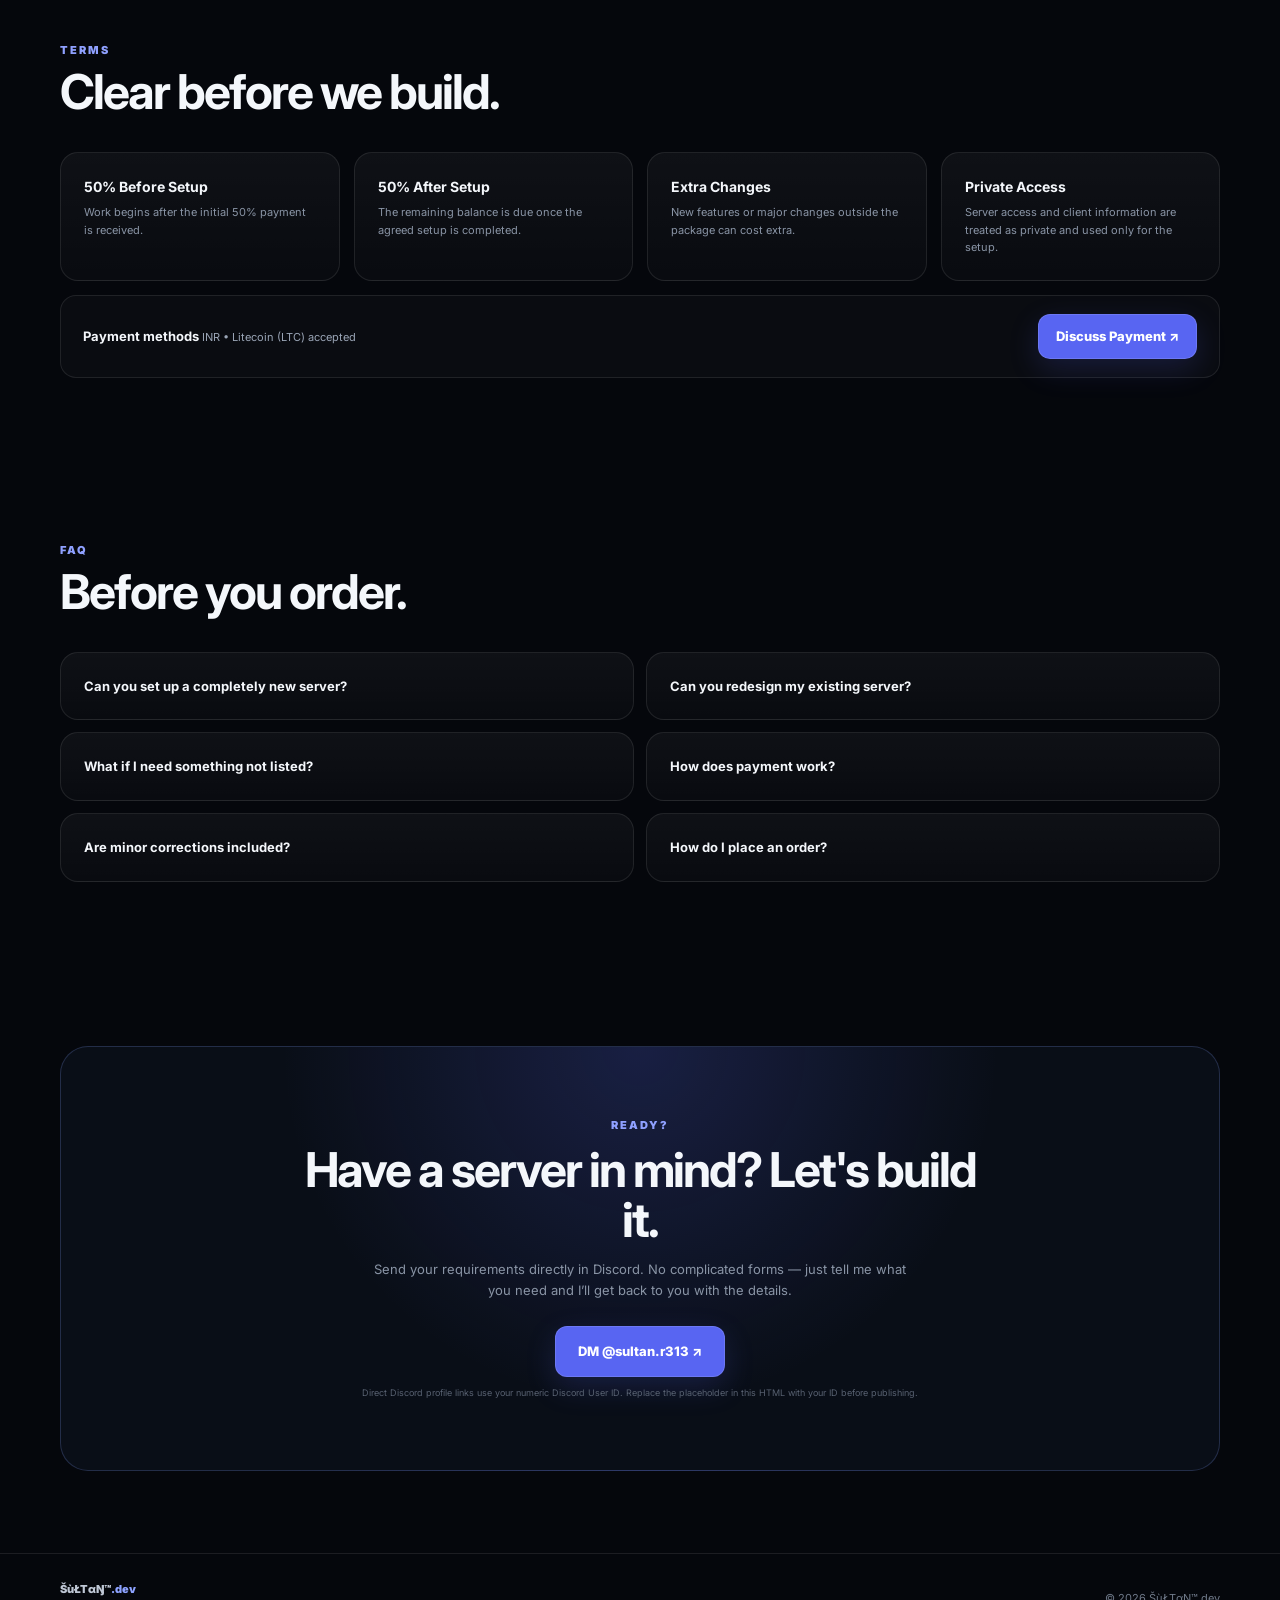
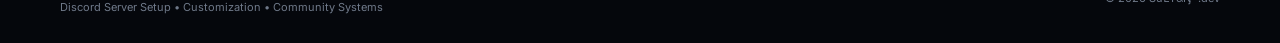
<file: sultan_discord_setup.html>
<!doctype html>
<html lang="en">
<head>
<meta charset="utf-8">
<meta name="viewport" content="width=device-width, initial-scale=1">
<title>ŠùŁTαŊ™.dev — Discord Server Setup</title>
<meta name="description" content="Professional Discord server setup, bot configuration, customization and community systems by ŠùŁTαŊ™.dev.">
<style>
@import url('https://fonts.googleapis.com/css2?family=Inter:wght@400;500;600;700;800;900&display=swap');

:root {
  --bg:#05070c; --panel:#0b1019; --panel2:#0e1520; --text:#f4f7fb;
  --muted:#8994a5; --line:rgba(255,255,255,.09); --blue:#5865f2;
  --blue2:#7289da; --cyan:#78a9ff; --shadow:0 25px 80px rgba(0,0,0,.45);
}
* { box-sizing:border-box; margin:0; padding:0; }
html { scroll-behavior:smooth; }
body {
  font-family:Inter,system-ui,-apple-system,BlinkMacSystemFont,"Segoe UI",sans-serif;
  background:
    radial-gradient(circle at 80% 10%, rgba(88,101,242,.18), transparent 28%),
    radial-gradient(circle at 10% 45%, rgba(62,103,255,.08), transparent 30%),
    var(--bg);
  color:var(--text); line-height:1.6; overflow-x:hidden;
}
a { color:inherit; text-decoration:none; }
.container { width:min(1160px,92%); margin:auto; }
nav {
  position:sticky; top:0; z-index:1000; backdrop-filter:blur(18px);
  background:rgba(5,7,12,.72); border-bottom:1px solid var(--line);
}
.nav-inner { height:76px; display:flex; align-items:center; justify-content:space-between; gap:24px; }
.brand { font-size:20px; font-weight:900; letter-spacing:-.8px; }
.brand span { color:#8da2ff; }
.nav-links { display:flex; gap:24px; color:#b8c0ce; font-size:13px; font-weight:600; }
.nav-links a:hover { color:#fff; }
.nav-cta,.hero-btn,.plan-btn,.dm-btn {
  display:inline-flex; align-items:center; justify-content:center; gap:9px;
  background:var(--blue); color:white; border-radius:12px; padding:11px 17px;
  font-size:13px; font-weight:800; border:1px solid rgba(255,255,255,.12);
  transition:.25s ease; box-shadow:0 10px 30px rgba(88,101,242,.18);
}
.nav-cta:hover,.hero-btn:hover,.plan-btn:hover,.dm-btn:hover { transform:translateY(-2px); filter:brightness(1.08); }
.menu { display:none; background:none; border:0; color:white; font-size:24px; }

.hero { padding:92px 0 82px; }
.hero-grid { display:grid; grid-template-columns:1.25fr .75fr; gap:70px; align-items:center; }
.badge { display:inline-flex; align-items:center; gap:8px; padding:7px 11px; border:1px solid var(--line);
  background:rgba(255,255,255,.035); border-radius:999px; color:#aeb8c8; font-size:12px; font-weight:700; }
.dot { width:7px; height:7px; border-radius:50%; background:#65d48c; box-shadow:0 0 15px #65d48c; }
h1 { font-size:clamp(44px,7vw,78px); line-height:.98; letter-spacing:-4px; margin:22px 0; max-width:800px; }
.gradient { background:linear-gradient(100deg,#fff 15%,#9eafff 65%,#6e83ff); -webkit-background-clip:text; background-clip:text; color:transparent; }
.hero p { color:var(--muted); max-width:650px; font-size:17px; }
.hero-actions { display:flex; gap:12px; margin-top:30px; flex-wrap:wrap; }
.secondary { background:transparent; box-shadow:none; border-color:var(--line); }
.stats { display:flex; gap:28px; margin-top:36px; flex-wrap:wrap; }
.stat strong { display:block; font-size:23px; }
.stat span { color:var(--muted); font-size:11px; text-transform:uppercase; letter-spacing:1.3px; }

.profile-wrap { position:relative; justify-self:end; width:min(350px,100%); }
.profile-glow { position:absolute; inset:-35px; background:radial-gradient(circle,rgba(88,101,242,.24),transparent 65%); filter:blur(15px); }
.profile {
  position:relative; aspect-ratio:1; border-radius:28px; overflow:hidden;
  border:1px solid rgba(255,255,255,.14); box-shadow:var(--shadow); background:#090b10;
  transform:rotate(2deg);
}
.profile img { width:100%; height:100%; object-fit:cover; display:block; filter:contrast(1.08); }
.profile-tag { position:absolute; left:18px; bottom:18px; right:18px; padding:13px 15px;
  background:rgba(5,7,12,.78); backdrop-filter:blur(12px); border:1px solid var(--line); border-radius:15px; }
.profile-tag b { font-size:14px; } .profile-tag small { display:block;color:#9aa5b6;font-size:11px;margin-top:2px; }

section { padding:82px 0; }
.section-head { display:flex; justify-content:space-between; align-items:end; gap:25px; margin-bottom:34px; }
.eyebrow { color:#8fa0ff; font-size:11px; font-weight:900; letter-spacing:2px; text-transform:uppercase; }
h2 { font-size:clamp(30px,4vw,48px); letter-spacing:-2px; line-height:1.05; margin-top:8px; }
.section-copy { color:var(--muted); max-width:520px; font-size:14px; }

.services { display:grid; grid-template-columns:repeat(4,1fr); gap:14px; }
.service,.server-card,.policy-card,.step,.faq {
  background:linear-gradient(180deg,rgba(255,255,255,.045),rgba(255,255,255,.018));
  border:1px solid var(--line); border-radius:18px; padding:23px;
}
.service:hover,.server-card:hover,.policy-card:hover { border-color:rgba(114,137,218,.38); transform:translateY(-3px); }
.service { transition:.25s ease; }
.icon { width:38px;height:38px;border-radius:11px;display:grid;place-items:center;background:rgba(88,101,242,.14);color:#9eafff;font-weight:900;margin-bottom:17px; }
.service h3 { font-size:16px; margin-bottom:7px; }
.service p { color:var(--muted); font-size:12px; }

.plans { display:grid; grid-template-columns:repeat(4,1fr); gap:14px; align-items:stretch; }
.plan-card { position:relative; padding:25px; border-radius:20px; border:1px solid var(--line); background:#0a0f17; transition:.25s ease; }
.plan-card:hover { transform:translateY(-5px); border-color:rgba(114,137,218,.42); }
.plan-card.featured { border-color:rgba(114,137,218,.65); box-shadow:0 20px 60px rgba(88,101,242,.12); }
.popular { position:absolute; top:16px; right:16px; font-size:9px; letter-spacing:1px; padding:5px 8px; border-radius:999px; background:rgba(88,101,242,.18); color:#aeb8ff; font-weight:900; }
.plan-number { color:#677285; font-size:10px; font-weight:800; letter-spacing:1px; }
.plan-card h3 { font-size:24px; margin-top:9px; letter-spacing:-1px; }
.plan-desc { color:var(--muted); font-size:11px; min-height:36px; margin:4px 0 17px; }
.price { font-size:34px; font-weight:900; letter-spacing:-1px; margin-bottom:20px; }
.price span { color:#667184; font-size:10px; font-weight:600; letter-spacing:0; }
.plan-card ul { list-style:none; display:grid; gap:9px; min-height:220px; }
.plan-card li { color:#b8c1cf; font-size:11px; padding-left:17px; position:relative; }
.plan-card li::before { content:"✓"; position:absolute; left:0; color:#8ea0ff; font-weight:900; }
.plan-btn { width:100%; margin-top:18px; font-size:11px; padding:10px; }

.addon { margin-top:18px; display:grid; grid-template-columns:1fr 1fr; gap:14px; }
.addon .policy-card h3 { margin-bottom:7px; } .policy-card p { color:var(--muted); font-size:12px; }
.price-chip { display:inline-block; margin-top:12px; padding:7px 10px; border:1px solid var(--line); border-radius:10px; font-size:11px; font-weight:800; color:#d7ddff; }

.servers { display:grid; grid-template-columns:repeat(2,1fr); gap:12px; }
.server-card { display:flex; align-items:center; gap:17px; transition:.25s ease; }
.server-index { color:#596477; font-size:11px; font-weight:900; min-width:25px; }
.server-card h3 { font-size:16px; }
.server-card p { color:var(--muted); font-size:11px; } .server-card strong { color:#b9c3ff; }
.verified { margin-left:auto; color:#78c99a; font-size:9px; letter-spacing:1px; font-weight:900; }
.more-card { border-style:dashed; }

.steps { display:grid; grid-template-columns:repeat(4,1fr); gap:14px; }
.step-num { color:#7487ff; font-size:11px; font-weight:900; letter-spacing:1px; }
.step h3 { margin:11px 0 5px; font-size:15px; } .step p { color:var(--muted); font-size:12px; }

.policy-grid { display:grid; grid-template-columns:repeat(4,1fr); gap:14px; }
.policy-card strong { display:block; margin-bottom:6px; font-size:14px; }
.policy-card p { font-size:11px; }
.payment { margin-top:14px; padding:18px 22px; border:1px solid var(--line); border-radius:16px; display:flex; justify-content:space-between; align-items:center; gap:20px; background:rgba(255,255,255,.025); }
.payment b { font-size:13px; } .payment span { color:#9aa5b6; font-size:11px; }

.faqs { display:grid; grid-template-columns:1fr 1fr; gap:12px; }
.faq summary { cursor:pointer; font-weight:700; font-size:13px; list-style:none; }
.faq summary::-webkit-details-marker { display:none; }
.faq p { color:var(--muted); font-size:11px; margin-top:10px; }

.cta {
  text-align:center; padding:70px 30px; border-radius:28px; border:1px solid rgba(114,137,218,.25);
  background:radial-gradient(circle at 50% 0%,rgba(88,101,242,.2),transparent 50%), #090e17;
}
.cta h2 { max-width:700px; margin:10px auto 14px; }
.cta p { color:var(--muted); max-width:550px; margin:auto; font-size:13px; }
.cta .dm-btn { margin-top:25px; padding:14px 22px; }

footer { border-top:1px solid var(--line); padding:27px 0; color:#6f7989; font-size:11px; }
.footer-inner { display:flex; justify-content:space-between; gap:20px; align-items:center; }
.footer-brand { color:#bfc7d5; font-weight:900; } .footer-brand span { color:#8da2ff; }
.disclaimer { margin-top:9px; color:#586171; font-size:9px; }

@media(max-width:950px) {
  .nav-links { display:none; } .menu { display:block; }
  .hero-grid { grid-template-columns:1fr; gap:45px; } .profile-wrap { justify-self:start; width:min(310px,80%); }
  .services,.plans { grid-template-columns:repeat(2,1fr); } .steps,.policy-grid { grid-template-columns:repeat(2,1fr); }
}
@media(max-width:650px) {
  .nav-cta { display:none; } .nav-inner { height:68px; }
  .hero { padding:65px 0; } h1 { letter-spacing:-2.5px; }
  .services,.plans,.servers,.steps,.policy-grid,.faqs,.addon { grid-template-columns:1fr; }
  .plan-card ul { min-height:auto; } .section-head { display:block; }
  .section-copy { margin-top:12px; } section { padding:62px 0; }
  .payment,.footer-inner { align-items:flex-start; flex-direction:column; }
}
</style>
</head>
<body>

<nav>
  <div class="container nav-inner">
    <a class="brand" href="#home">ŠùŁTαŊ™<span>.dev</span></a>
    <div class="nav-links">
      <a href="#services">Services</a><a href="#plans">Plans</a><a href="#servers">Servers</a>
      <a href="#process">Process</a><a href="#faq">FAQ</a><a href="#contact">Contact</a>
    </div>
    <a class="nav-cta" href="https://discord.com/users/YOUR_DISCORD_USER_ID">Get Started ↗</a>
    <button class="menu" aria-label="Menu">☰</button>
  </div>
</nav>

<main id="home">
<section class="hero">
  <div class="container hero-grid">
    <div>
      <div class="badge"><span class="dot"></span> Currently accepting Discord setup orders</div>
      <h1>Your Discord.<br><span class="gradient">Properly Built.</span></h1>
      <p>Professional Discord server setup, bot configuration and community systems — structured around what your server actually needs, not a copy-paste template.</p>
      <div class="hero-actions">
        <a class="hero-btn" href="https://discord.com/users/YOUR_DISCORD_USER_ID">Start Your Setup ↗</a>
        <a class="hero-btn secondary" href="#plans">View Plans</a>
      </div>
      <div class="stats">
        <div class="stat"><strong>15+</strong><span>Server Setups</span></div>
        <div class="stat"><strong>₹250</strong><span>Starting Price</span></div>
        <div class="stat"><strong>50/50</strong><span>Payment Split</span></div>
      </div>
    </div>
    <div class="profile-wrap">
      <div class="profile-glow"></div>
      <div class="profile">
        <img src="[data-uri]" alt="ŠùŁTαŊ™ profile">
        <div class="profile-tag"><b>ŠùŁTαŊ™.dev</b><small>Discord Setup & Customization</small></div>
      </div>
    </div>
  </div>
</section>

<section id="services">
  <div class="container">
    <div class="section-head"><div><div class="eyebrow">What I setup</div><h2>Everything your server needs.</h2></div><p class="section-copy">From clean channel architecture to bot-powered community systems, the goal is simple: a server that feels organized and actually works.</p></div>
    <div class="services">
      <article class="service"><div class="icon">01</div><h3>Server Structure</h3><p>Categories, channels, roles, private staff areas and clean permission hierarchy.</p></article>
      <article class="service"><div class="icon">02</div><h3>Bot Systems</h3><p>Moderation, welcome, auto-role, tickets, logging and other required bot configurations.</p></article>
      <article class="service"><div class="icon">03</div><h3>Community Systems</h3><p>Rules, verification, support, suggestions, applications and staff management systems.</p></article>
      <article class="service"><div class="icon">04</div><h3>Visual Customization</h3><p>Professional naming, channel formatting, role styling, emojis and aesthetic layouts.</p></article>
    </div>
  </div>
</section>

<section id="plans">
  <div class="container">
    <div class="section-head"><div><div class="eyebrow">Pricing</div><h2>Pick your level.</h2></div><p class="section-copy">Straightforward packages. Custom requirements can be quoted separately before work starts.</p></div>
    <div class="plans">
      <article class="plan-card">
        
        <div class="plan-number">01</div>
        <h3>Foundation</h3>
        <p class="plan-desc">Basic server setup</p>
        <div class="price">₹250<span> / setup</span></div>
        <ul><li>Basic category &amp; channel structure</li><li>Roles &amp; basic permissions</li><li>Basic bot configuration</li><li>Rules / information channels</li><li>Clean server organization</li></ul>
        <a class="plan-btn" href="https://discord.com/users/YOUR_DISCORD_USER_ID">Choose Foundation</a>
      </article>
    
      <article class="plan-card">
        
        <div class="plan-number">02</div>
        <h3>Ascend</h3>
        <p class="plan-desc">Growing community setup</p>
        <div class="price">₹350<span> / setup</span></div>
        <ul><li>Everything in Foundation</li><li>Advanced role hierarchy</li><li>Welcome &amp; auto-role setup</li><li>Basic ticket system</li><li>Moderation configuration</li><li>Detailed channel organization</li></ul>
        <a class="plan-btn" href="https://discord.com/users/YOUR_DISCORD_USER_ID">Choose Ascend</a>
      </article>
    
      <article class="plan-card featured">
        <span class="popular">POPULAR</span>
        <div class="plan-number">03</div>
        <h3>Elite</h3>
        <p class="plan-desc">Advanced community setup</p>
        <div class="price">₹450<span> / setup</span></div>
        <ul><li>Everything in Ascend</li><li>Advanced bot configuration</li><li>Ticket &amp; logging systems</li><li>Reaction / button roles</li><li>Staff management structure</li><li>Suggestion / application systems</li><li>Detailed permission optimization</li></ul>
        <a class="plan-btn" href="https://discord.com/users/YOUR_DISCORD_USER_ID">Choose Elite</a>
      </article>
    
      <article class="plan-card">
        
        <div class="plan-number">04</div>
        <h3>Sovereign</h3>
        <p class="plan-desc">Complete Discord setup</p>
        <div class="price">₹599<span> / setup</span></div>
        <ul><li>Everything in Elite</li><li>Full server architecture</li><li>Multiple automated systems</li><li>Advanced moderation</li><li>Advanced ticket configuration</li><li>Staff &amp; management system</li><li>Full visual / aesthetic customization</li><li>Multiple bot integrations</li><li>Final cleanup &amp; testing</li></ul>
        <a class="plan-btn" href="https://discord.com/users/YOUR_DISCORD_USER_ID">Choose Sovereign</a>
      </article>
    </div>
    <div class="addon">
      <div class="policy-card"><h3>Existing Server Redesign</h3><p>Already have a server but want it reorganized or redesigned? Redesign work is priced according to complexity.</p><span class="price-chip">₹150 — ₹300</span></div>
      <div class="policy-card"><h3>Extra Custom Work</h3><p>Additional bots, automations, major changes or features outside your plan may require an extra charge. You’ll be told the price first.</p><span class="price-chip">Quoted before work</span></div>
    </div>
  </div>
</section>

<section id="servers">
  <div class="container">
    <div class="section-head"><div><div class="eyebrow">Portfolio</div><h2>Servers I've worked on.</h2></div><p class="section-copy">A selection of real server setups. More than 15 Discord server setups have been completed.</p></div>
    <div class="servers">
      <div class="server-card">
        <span class="server-index">01</span>
        <div>
          <h3>Cozyplace</h3>
          <p>Owner <strong>@mr.incredible</strong></p>
        </div>
        <span class="verified">SETUP</span>
      </div>
    
      <div class="server-card">
        <span class="server-index">02</span>
        <div>
          <h3>Lamha</h3>
          <p>Owner <strong>@.x_venom</strong></p>
        </div>
        <span class="verified">SETUP</span>
      </div>
    
      <div class="server-card">
        <span class="server-index">03</span>
        <div>
          <h3>Zenora</h3>
          <p>Owner <strong>@sultan_km</strong></p>
        </div>
        <span class="verified">SETUP</span>
      </div>
    
      <div class="server-card">
        <span class="server-index">04</span>
        <div>
          <h3>Raazi</h3>
          <p>Owner <strong>@pakku.23</strong></p>
        </div>
        <span class="verified">SETUP</span>
      </div>
    
      <div class="server-card more-card">
        <span class="server-index">+</span>
        <div>
          <h3>And more</h3>
          <p>15+ server setups completed</p>
        </div>
        <span class="verified">15+</span>
      </div>
</div>
  </div>
</section>

<section id="process">
  <div class="container">
    <div class="section-head"><div><div class="eyebrow">How it works</div><h2>Simple from start to finish.</h2></div></div>
    <div class="steps">
      <article class="step"><div class="step-num">01 / PLAN</div><h3>Choose a package</h3><p>Pick Foundation, Ascend, Elite or Sovereign based on your requirements.</p></article>
      <article class="step"><div class="step-num">02 / BRIEF</div><h3>Send your requirements</h3><p>DM your server details, selected plan and what you want built.</p></article>
      <article class="step"><div class="step-num">03 / BUILD</div><h3>50% upfront</h3><p>Once the initial 50% is received, the setup work begins.</p></article>
      <article class="step"><div class="step-num">04 / DELIVER</div><h3>Review & final payment</h3><p>After the agreed setup is completed, the remaining 50% is paid.</p></article>
    </div>
  </div>
</section>

<section>
  <div class="container">
    <div class="section-head"><div><div class="eyebrow">Terms</div><h2>Clear before we build.</h2></div></div>
    <div class="policy-grid">
      <article class="policy-card"><strong>50% Before Setup</strong><p>Work begins after the initial 50% payment is received.</p></article>
      <article class="policy-card"><strong>50% After Setup</strong><p>The remaining balance is due once the agreed setup is completed.</p></article>
      <article class="policy-card"><strong>Extra Changes</strong><p>New features or major changes outside the package can cost extra.</p></article>
      <article class="policy-card"><strong>Private Access</strong><p>Server access and client information are treated as private and used only for the setup.</p></article>
    </div>
    <div class="payment"><div><b>Payment methods</b><span> INR • Litecoin (LTC) accepted</span></div><a class="dm-btn" href="https://discord.com/users/YOUR_DISCORD_USER_ID">Discuss Payment ↗</a></div>
  </div>
</section>

<section id="faq">
  <div class="container">
    <div class="section-head"><div><div class="eyebrow">FAQ</div><h2>Before you order.</h2></div></div>
    <div class="faqs">
      <details class="faq"><summary>Can you set up a completely new server?</summary><p>Yes. New server architecture, roles, channels and the required systems can be configured according to the selected plan.</p></details>
      <details class="faq"><summary>Can you redesign my existing server?</summary><p>Yes. Existing server redesigns are available for ₹150–₹300 depending on the complexity of the changes.</p></details>
      <details class="faq"><summary>What if I need something not listed?</summary><p>Tell me what you need in DM. Additional work can be quoted separately before it is started.</p></details>
      <details class="faq"><summary>How does payment work?</summary><p>50% is paid before setup begins and the remaining 50% is paid after the agreed setup is completed. LTC is also accepted.</p></details>
      <details class="faq"><summary>Are minor corrections included?</summary><p>Minor corrections related to the agreed setup can be handled. New features or major changes may have an additional charge.</p></details>
      <details class="faq"><summary>How do I place an order?</summary><p>Simply DM <strong>@sultan.r313</strong> with your server, selected plan and requirements.</p></details>
    </div>
  </div>
</section>

<section id="contact">
  <div class="container">
    <div class="cta">
      <div class="eyebrow">Ready?</div>
      <h2>Have a server in mind? Let's build it.</h2>
      <p>Send your requirements directly in Discord. No complicated forms — just tell me what you need and I’ll get back to you with the details.</p>
      <a class="dm-btn" href="https://discord.com/users/YOUR_DISCORD_USER_ID">DM @sultan.r313 ↗</a>
      <div class="disclaimer">Direct Discord profile links use your numeric Discord User ID. Replace the placeholder in this HTML with your ID before publishing.</div>
    </div>
  </div>
</section>
</main>

<footer>
  <div class="container footer-inner">
    <div><div class="footer-brand">ŠùŁTαŊ™<span>.dev</span></div><div>Discord Server Setup • Customization • Community Systems</div></div>
    <div>© 2026 ŠùŁTαŊ™.dev</div>
  </div>
</footer>

<script>
document.querySelector('.menu')?.addEventListener('click', () => {
  const links = document.querySelector('.nav-links');
  links.style.display = links.style.display === 'flex' ? 'none' : 'flex';
  if (links.style.display === 'flex') {
    links.style.position='absolute'; links.style.top='68px'; links.style.left='0'; links.style.right='0';
    links.style.padding='18px 4%'; links.style.background='rgba(5,7,12,.97)';
    links.style.flexDirection='column'; links.style.borderBottom='1px solid rgba(255,255,255,.09)';
  }
});
</script>
</body>
</html>
</file>
<file: style.css>
:root {
    --bg: #080d18;
    --bg2: #3b0d0d;
    --panel: #101217;
    --panel2: #141218;
    --text: #f4eee8;
    --muted: #9e9aa0;
    --blue: #4aa5ff;
    --red: #36070b;
    --crimson: #d52d3a;
    --orange: #c47d55;
    --line: rgba(255, 255, 255, .10);
    --radius: 28px;
    --max: 1240px
}

* {
    box-sizing: border-box
}

html {
    scroll-behavior: smooth
}

body {
    margin: 0;
    background: radial-gradient(circle at 78% 8%, rgba(32, 75, 120, .14), transparent 28%), radial-gradient(circle at 15% 48%, rgba(130, 25, 35, .08), transparent 25%), var(--bg);
    color: var(--text);
    font-family: Inter, ui-sans-serif, system-ui, -apple-system, BlinkMacSystemFont, "Segoe UI", sans-serif;
    overflow-x: hidden
}

body:before {
    content: "";
    position: fixed;
    inset: 0;
    pointer-events: none;
    opacity: .045;
    background-image: linear-gradient(rgba(255, 255, 255, .2) 1px, transparent 1px), linear-gradient(90deg, rgba(255, 255, 255, .2) 1px, transparent 1px);
    background-size: 70px 70px;
    mask-image: linear-gradient(to bottom, black, transparent 75%);
    z-index: -2
}

.noise {
    position: fixed;
    inset: 0;
    pointer-events: none;
    opacity: .035;
    z-index: 50;
    background-image: url("data:image/svg+xml,%3Csvg xmlns='http://www.w3.org/2000/svg' width='160' height='160'%3E%3Cfilter id='n'%3E%3CfeTurbulence type='fractalNoise' baseFrequency='.8' numOctaves='3' stitchTiles='stitch'/%3E%3C/filter%3E%3Crect width='100%25' height='100%25' filter='url(%23n)' opacity='.55'/%3E%3C/svg%3E")
}

.cursor-glow {
    position: fixed;
    width: 300px;
    height: 300px;
    border-radius: 50%;
    background: radial-gradient(circle, rgba(194, 209, 224, 0.1), transparent 65%);
    transform: translate(-50%, -50%);
    pointer-events: none;
    z-index: 1;
    opacity: 0;
    transition: opacity .3s
}

.nav {
    position: fixed;
    top: 0;
    left: 0;
    right: 0;
    height: 78px;
    display: grid;
    grid-template-columns: 1fr auto 1fr;
    align-items: center;
    padding: 0 4vw;
    z-index: 40;
    transition: .35s
}

.nav.scrolled {
    background: rgba(5, 7, 11, .76);
    backdrop-filter: blur(18px);
    border-bottom: 1px solid var(--line)
}

.brand {
    font-size: 20px;
    font-weight: 800;
    letter-spacing: -.05em;
    color: var(--text);
    text-decoration: none;
    justify-self: start
}

.brand span,
.footer-brand span {
    color: var(--blue);
    font-weight: 600
}

.desktop-nav {
    display: flex;
    gap: 25px
}

.desktop-nav a,
.footer-links a,
.footer-social a {
    color: #b7b3b2;
    text-decoration: none;
    font-size: 12px;
    letter-spacing: .12em;
    text-transform: uppercase;
    transition: .25s
}

.desktop-nav a:hover,
.footer a:hover {
    color: var(--text)
}

.nav-cta {
    justify-self: end;
    text-decoration: none;
    color: var(--text);
    font-size: 11px;
    letter-spacing: .12em;
    border: 1px solid var(--line);
    padding: 13px 16px;
    border-radius: 999px
}

.nav-cta span,
.btn span {
    color: var(--blue);
    margin-left: 9px
}

.menu-toggle {
    display: none;
    background: none;
    border: 0;
    color: white
}

.mobile-menu {
    position: fixed;
    inset: 0;
    background: #07090d;
    z-index: 35;
    display: none;
    flex-direction: column;
    justify-content: center;
    padding: 10vw;
    gap: 20px
}

.mobile-menu.open {
    display: flex
}

.mobile-menu a {
    font-size: 30px;
    color: var(--text);
    text-decoration: none;
    font-weight: 700
}

.mobile-menu .menu-project {
    color: var(--blue);
    font-size: 15px;
    letter-spacing: .1em;
    margin-top: 20px
}

.section {
    max-width: var(--max);
    margin: auto;
    padding: 130px 5vw
}

.hero {
    max-width: none;
    min-height: 100vh;
    padding: 150px 7vw 90px;
    display: grid;
    grid-template-columns: 1.1fr .9fr;
    gap: 5vw;
    align-items: center;
    position: relative;
    overflow: hidden
}

.hero-grid {
    position: absolute;
    inset: 0;
    background: linear-gradient(90deg, transparent 49.8%, rgba(75, 165, 255, .06) 50%, transparent 50.2%), linear-gradient(0deg, transparent 49.8%, rgba(75, 165, 255, .05) 50%, transparent 50.2%);
    background-size: 130px 130px;
    mask-image: radial-gradient(circle at 70% 50%, black, transparent 65%);
    animation: gridMove 18s linear infinite
}

.orb {
    position: absolute;
    border-radius: 50%;
    filter: blur(2px);
    pointer-events: none
}

.orb-a {
    width: 500px;
    height: 500px;
    right: -160px;
    top: 10%;
    background: radial-gradient(circle, rgba(34, 115, 185, .16), transparent 68%)
}

.orb-b {
    width: 400px;
    height: 400px;
    left: -180px;
    bottom: -180px;
    background: radial-gradient(circle, rgba(150, 20, 40, .10), transparent 68%)
}

@keyframes gridMove {
    to {
        background-position: 130px 130px
    }
}

.hero-copy {
    position: relative;
    z-index: 2
}

.eyebrow {
    font-size: 10px;
    letter-spacing: .2em;
    color: var(--orange);
    font-weight: 700;
    margin: 0 0 18px
}

.status-dot {
    display: inline-block;
    width: 7px;
    height: 7px;
    background: #59e08c;
    border-radius: 50%;
    box-shadow: 0 0 12px #59e08c;
    margin-right: 8px;
    animation: pulse 1.8s infinite
}

@keyframes pulse {
    50% {
        opacity: .35;
        transform: scale(.75)
    }
}

.kicker {
    font-size: 11px;
    letter-spacing: .18em;
    color: #7d8995;
    margin: 0 0 20px
}

.hero h1 {
    font-size: clamp(54px, 7.3vw, 112px);
    line-height: .84;
    letter-spacing: -.075em;
    margin: 0;
    font-weight: 800
}

.hero h1 em,
.section-head h2 em,
.cta-inner h2 em {
    font-family: Georgia, serif;
    font-weight: 400;
    color: #e7d7ce
}

.hero h1 span {
    color: var(--crimson)
}

.hero-text {
    max-width: 570px;
    color: #aaa7a8;
    font-size: 16px;
    line-height: 1.75;
    margin: 32px 0
}

.hero-actions {
    display: flex;
    gap: 12px;
    flex-wrap: wrap
}

.btn {
    display: inline-flex;
    align-items: center;
    justify-content: center;
    text-decoration: none;
    border: 1px solid var(--line);
    border-radius: 999px;
    padding: 15px 20px;
    color: var(--text);
    font-size: 11px;
    letter-spacing: .12em;
    font-weight: 800;
    transition: transform .25s, background .25s, border .25s
}

.btn-primary {
    background: var(--text);
    color: #090b0f;
    border-color: var(--text)
}

.btn-primary span {
    color: var(--crimson)
}

.btn-ghost:hover {
    background: rgba(255, 255, 255, .06);
    border-color: rgba(255, 255, 255, .22)
}

.visual-frame {
    aspect-ratio: 1/1.05;
    border: 1px solid rgba(255, 255, 255, .12);
    border-radius: 34px;
    background: linear-gradient(135deg, rgba(21, 40, 61, .8), rgba(10, 9, 14, .95));
    box-shadow: 0 30px 100px rgba(0, 0, 0, .45);
    transform: rotate(2deg);
    overflow: hidden;
    position: relative
}

.browser-bar {
    height: 48px;
    border-bottom: 1px solid var(--line);
    display: flex;
    align-items: center;
    gap: 7px;
    padding: 0 16px
}

.browser-bar span {
    width: 7px;
    height: 7px;
    border-radius: 50%;
    background: #515761
}

.browser-bar b {
    font-size: 9px;
    letter-spacing: .12em;
    color: #727a84;
    margin-left: auto;
    font-weight: 500
}

.browser-body {
    padding: 26px;
    position: relative;
    height: calc(100% - 48px);
    background: radial-gradient(circle at 75% 20%, rgba(50, 130, 200, .15), transparent 35%)
}

.mini-nav {
    display: flex;
    gap: 16px;
    font-size: 8px;
    color: #7e8995;
    align-items: center
}

.mini-nav strong {
    font-size: 16px;
    color: #fff;
    margin-right: auto
}

.mini-title {
    font-size: clamp(35px, 5vw, 65px);
    font-weight: 800;
    line-height: .82;
    letter-spacing: -.07em;
    margin-top: 25%
}

.mini-title i {
    font-family: Georgia, serif;
    color: #8dc7ff;
    font-weight: 400
}

.mini-lines {
    margin-top: 25px;
    display: grid;
    gap: 7px
}

.mini-lines span {
    height: 3px;
    background: #3d4a58;
    border-radius: 9px;
    width: 70%
}

.mini-lines span:nth-child(2) {
    width: 48%
}

.mini-lines span:nth-child(3) {
    width: 61%
}

.mini-card {
    position: absolute;
    right: 8%;
    bottom: 10%;
    width: 42%;
    padding: 15px;
    border: 1px solid rgba(120, 190, 255, .2);
    background: rgba(10, 20, 30, .55);
    backdrop-filter: blur(10px);
    border-radius: 16px
}

.mini-card small {
    display: block;
    font-size: 7px;
    color: #75baff;
    margin-bottom: 9px
}

.mini-card strong {
    font-size: 12px
}

.mini-code {
    position: absolute;
    left: 8%;
    bottom: 9%;
    font: 11px/1.7 ui-monospace, monospace;
    color: #6e89a3;
    opacity: .7
}

.mini-code span {
    color: #c65a67
}

.floating-tag {
    position: absolute;
    border: 1px solid rgba(255, 255, 255, .13);
    background: rgba(10, 12, 17, .7);
    backdrop-filter: blur(14px);
    border-radius: 999px;
    padding: 11px 14px;
    font: 9px ui-monospace, monospace;
    color: #aeb8c3;
    box-shadow: 0 12px 30px rgba(0, 0, 0, .3)
}

.tag-1 {
    top: 18%;
    right: -3%
}

.tag-2 {
    bottom: 15%;
    left: -4%
}

.marquee-wrap {
    border-block: 1px solid var(--line);
    overflow: hidden;
    background: rgba(255, 255, 255, .018)
}

.marquee {
    min-width: max-content;
    display: flex;
    align-items: center;
    gap: 30px;
    padding: 19px 0;
    animation: marquee 24s linear infinite;
    font-size: 10px;
    letter-spacing: .2em;
    color: #8f9196
}

.marquee b {
    color: var(--crimson)
}

@keyframes marquee {
    to {
        transform: translateX(-35%)
    }
}

.section-head {
    margin-bottom: 55px
}

.section-head h2 {
    font-size: clamp(42px, 6vw, 78px);
    letter-spacing: -.065em;
    line-height: .9;
    margin: 0
}

.section-head .sub {
    max-width: 600px;
    color: var(--muted);
    line-height: 1.7;
    margin-top: 20px
}

.benefit-grid {
    display: grid;
    grid-template-columns: repeat(5, 1fr);
    gap: 12px
}

.benefit {
    min-height: 260px;
    padding: 24px;
    border: 1px solid var(--line);
    background: linear-gradient(150deg, rgba(255, 255, 255, .045), rgba(255, 255, 255, .012));
    border-radius: var(--radius);
    transition: .35s;
    position: relative;
    overflow: hidden
}

.benefit:hover,
.service:hover,
.skill-card:hover {
    transform: translateY(-7px);
    border-color: rgba(91, 166, 230, .3);
    background: linear-gradient(150deg, rgba(50, 100, 145, .12), rgba(255, 255, 255, .018))
}

.benefit>span {
    font: 10px ui-monospace;
    color: #70777e
}

.benefit i {
    display: block;
    font-style: normal;
    font-size: 32px;
    color: #8fc8ff;
    margin: 38px 0 30px
}

.benefit h3,
.service h3 {
    font-size: 13px;
    letter-spacing: .08em;
    margin: 0
}

.benefit p,
.service p,
.price p,
.step p,
.about-copy p,
.contact-side a,
.faq p {
    color: #929196;
    font-size: 13px;
    line-height: 1.7
}

.service-list {
    border-top: 1px solid var(--line)
}

.service {
    display: grid;
    grid-template-columns: 70px 1fr 50px;
    align-items: center;
    gap: 25px;
    padding: 28px 12px;
    border-bottom: 1px solid var(--line);
    border-radius: 18px;
    transition: .3s
}

.service b {
    font: 11px ui-monospace;
    color: var(--orange)
}

.service span {
    font-size: 24px;
    text-align: right;
    color: #747b84
}

.service p {
    margin: 7px 0 0
}

.projects {
    display: grid;
    grid-template-columns: repeat(2, 1fr);
    gap: 18px
}

.project {
    border: 1px solid var(--line);
    border-radius: 32px;
    background: rgba(255, 255, 255, .02);
    overflow: hidden;
    transition: .4s
}

.project:hover {
    transform: translateY(-8px);
    border-color: rgba(85, 165, 230, .3);
    box-shadow: 0 30px 70px rgba(0, 0, 0, .3)
}

.project-art {
    height: 410px;
    position: relative;
    overflow: hidden;
    padding: 28px
}

.project-art:after {
    content: "";
    position: absolute;
    inset: 0;
    background: linear-gradient(120deg, transparent, rgba(255, 255, 255, .08), transparent);
    transform: translateX(-100%);
    transition: .8s
}

.project:hover .project-art:after {
    transform: translateX(100%)
}

.clinic {
    background: radial-gradient(circle at 70% 35%, #2b5875, transparent 28%), linear-gradient(135deg, #10151c, #0c1116)
}

.art-top {
    display: flex;
    justify-content: space-between;
    font-size: 11px;
    letter-spacing: .14em
}

.art-top small,
.project-art>small {
    color: #aab4be;
    letter-spacing: .15em
}

.art-cross {
    position: absolute;
    right: 16%;
    top: 32%;
    font-size: 140px;
    color: rgba(115, 190, 255, .75);
    font-weight: 200
}

.art-bottom {
    position: absolute;
    left: 28px;
    bottom: 30px;
    font-size: 42px;
    line-height: .9;
    letter-spacing: -.06em;
    font-weight: 800
}

.art-bottom i,
.fit-title i,
.edu-title i {
    font-family: Georgia, serif;
    color: #89c5f5;
    font-weight: 400
}

.fitness {
    background: radial-gradient(circle at 68% 48%, rgba(195, 37, 51, .4), transparent 26%), #0b0b0e
}

.fitness-ring {
    position: absolute;
    width: 230px;
    height: 230px;
    border: 1px solid rgba(255, 80, 90, .6);
    border-radius: 50%;
    right: 12%;
    top: 20%;
    box-shadow: 0 0 90px rgba(190, 25, 40, .25)
}

.fitness-ring:after {
    content: "";
    position: absolute;
    inset: 30px;
    border: 1px solid rgba(255, 255, 255, .15);
    border-radius: 50%
}

.fit-title {
    position: absolute;
    left: 28px;
    bottom: 32px;
    font-size: 58px;
    font-weight: 900;
    line-height: .78;
    letter-spacing: -.08em
}

.dining {
    background: radial-gradient(circle at 50% 55%, rgba(220, 170, 90, .12), transparent 24%), #11100e
}

.wine-line {
    position: absolute;
    width: 1px;
    height: 70%;
    left: 50%;
    top: 15%;
    background: linear-gradient(transparent, #d8b77e, transparent)
}

.dish {
    position: absolute;
    top: 39%;
    left: 50%;
    transform: translate(-50%, -50%);
    font: italic 65px Georgia, serif;
    letter-spacing: -.08em
}

.dish-sub {
    position: absolute;
    top: 55%;
    left: 50%;
    transform: translateX(-50%);
    font-size: 9px;
    letter-spacing: .35em;
    white-space: nowrap;
    color: #c9ad78
}

.education {
    background: linear-gradient(145deg, #111827, #0d1017)
}

.edu-grid {
    position: absolute;
    inset: 0;
    background: linear-gradient(90deg, transparent 49%, rgba(120, 180, 255, .1) 50%, transparent 51%), linear-gradient(0deg, transparent 49%, rgba(120, 180, 255, .1) 50%, transparent 51%);
    background-size: 50px 50px
}

.edu-title {
    position: absolute;
    left: 28px;
    bottom: 30px;
    font-size: 57px;
    font-weight: 900;
    line-height: .82;
    letter-spacing: -.08em
}

.project-meta {
    padding: 25px
}

.project-meta small {
    color: var(--orange);
    letter-spacing: .15em;
    font-size: 9px
}

.project-meta h3 {
    font-size: 22px;
    letter-spacing: -.04em;
    margin: 9px 0
}

.project-meta p {
    color: #929196;
    font-size: 13px;
    line-height: 1.65;
    max-width: 530px
}

.project-meta>div {
    display: flex;
    justify-content: space-between;
    align-items: center;
    margin-top: 22px
}

.project-meta>div span {
    font: 10px ui-monospace;
    color: #6e7d8d
}

.view-project {
    background: none;
    border: 0;
    color: #d7d5d3;
    font-size: 9px;
    letter-spacing: .13em;
    font-weight: 800;
    cursor: pointer
}

.price-grid {
    display: grid;
    grid-template-columns: repeat(4, 1fr);
    gap: 12px
}

.price {
    border: 1px solid var(--line);
    border-radius: var(--radius);
    padding: 28px;
    background: rgba(255, 255, 255, .018);
    position: relative;
    display: flex;
    flex-direction: column
}

.price.featured {
    background: linear-gradient(145deg, rgba(40, 80, 110, .20), rgba(120, 20, 30, .08));
    border-color: rgba(89, 164, 226, .32);
    transform: translateY(-10px)
}

.featured-label {
    position: absolute;
    right: 20px;
    top: 20px;
    color: #76baff;
    font-size: 8px;
    letter-spacing: .13em
}

.price small {
    color: var(--orange);
    font-size: 9px;
    letter-spacing: .2em
}

.price h3 {
    font-size: 43px;
    letter-spacing: -.06em;
    margin: 16px 0 5px
}

.price h3 span {
    font-size: 22px;
    color: #777
}

.price ul {
    list-style: none;
    padding: 0;
    margin: 22px 0;
    display: grid;
    gap: 11px;
    flex: 1
}

.price li {
    font-size: 11px;
    color: #aaa;
    line-height: 1.5
}

.price li:before {
    content: "✓";
    color: #75baff;
    margin-right: 9px
}

.price-btn {
    display: block;
    text-align: center;
    padding: 13px;
    border: 1px solid var(--line);
    border-radius: 999px;
    color: var(--text);
    text-decoration: none;
    font-size: 9px;
    letter-spacing: .1em
}

.price-btn:hover {
    background: #f4eee8;
    color: #090b0f
}

.payment-note {
    margin-top: 22px;
    padding: 18px 20px;
    border: 1px solid var(--line);
    border-radius: 18px;
    color: #888;
    font-size: 11px
}

.payment-note strong {
    color: #d9d2cc
}

.timeline {
    display: grid;
    grid-template-columns: repeat(4, 1fr);
    gap: 15px
}

.step {
    border-top: 1px solid var(--line);
    padding-top: 20px
}

.step>span {
    font: 10px ui-monospace;
    color: #78bfff
}

.step-line {
    height: 1px;
    background: linear-gradient(90deg, #78bfff, transparent);
    margin: 35px 0
}

.step h3 {
    font-size: 16px;
    letter-spacing: .1em
}

.about {
    display: grid;
    grid-template-columns: 1fr 1fr;
    gap: 8vw;
    align-items: start
}

.about-copy h2 {
    font-size: clamp(42px, 5vw, 70px);
    letter-spacing: -.065em;
    line-height: .9;
    margin: 0 0 30px
}

.about-copy h2 em {
    font-family: Georgia, serif;
    font-weight: 400
}

.about-copy p {
    max-width: 580px;
    font-size: 15px
}

.skills {
    display: grid;
    grid-template-columns: 1fr 1fr;
    gap: 10px
}

.skill-card {
    border: 1px solid var(--line);
    border-radius: 20px;
    padding: 20px;
    background: rgba(255, 255, 255, .02);
    font-size: 13px;
    transition: .3s
}

.skill-card span {
    float: right;
    color: #6eaff0;
    font-family: ui-monospace;
    font-size: 10px
}

.faq-list {
    border-top: 1px solid var(--line)
}

details {
    border-bottom: 1px solid var(--line);
    padding: 22px 5px
}

summary {
    list-style: none;
    cursor: pointer;
    display: flex;
    justify-content: space-between;
    font-size: 14px;
    font-weight: 700;
    letter-spacing: .03em
}

summary::-webkit-details-marker {
    display: none
}

summary span {
    color: #6eaff0;
    font-size: 20px;
    font-weight: 300;
    transition: .25s
}

details[open] summary span {
    transform: rotate(45deg)
}

details p {
    max-width: 720px;
    margin: 18px 0 4px
}

.cta-section {
    max-width: 1400px;
    margin: 60px auto;
    padding: 120px 7vw;
    position: relative;
    overflow: hidden;
    border: 1px solid var(--line);
    border-radius: 40px;
    background: radial-gradient(circle at 70% 20%, rgba(40, 120, 200, .18), transparent 35%), radial-gradient(circle at 10% 90%, rgba(160, 20, 40, .12), transparent 30%), #090b10
}

.cta-inner {
    position: relative;
    z-index: 2
}

.cta-inner h2 {
    font-size: clamp(50px, 7vw, 95px);
    letter-spacing: -.075em;
    line-height: .85;
    margin: 0 0 28px
}

.cta-inner>p:not(.eyebrow) {
    color: #9a9aa0;
    max-width: 560px;
    line-height: 1.7;
    margin-bottom: 30px
}

.cta-glow {
    position: absolute;
    width: 500px;
    height: 500px;
    right: -180px;
    top: -160px;
    border-radius: 50%;
    background: radial-gradient(circle, rgba(50, 145, 255, .15), transparent 68%);
    filter: blur(10px)
}

.contact-grid {
    display: grid;
    grid-template-columns: 1.5fr .5fr;
    gap: 8vw
}

.contact-form {
    border: 1px solid var(--line);
    padding: 30px;
    border-radius: 30px;
    background: rgba(255, 255, 255, .018)
}

.form-row {
    display: grid;
    grid-template-columns: 1fr 1fr;
    gap: 14px
}

label {
    display: grid;
    gap: 9px;
    color: #8d8f94;
    font-size: 9px;
    letter-spacing: .16em;
    text-transform: uppercase;
    margin-bottom: 18px
}

input,
select,
textarea {
    width: 100%;
    border: 1px solid var(--line);
    border-radius: 15px;
    background: #0a0c10;
    color: var(--text);
    padding: 14px;
    font: 13px inherit;
    outline: none;
    transition: .2s
}

input:focus,
select:focus,
textarea:focus {
    border-color: #4d9fe1;
    box-shadow: 0 0 0 3px rgba(77, 159, 225, .08)
}

textarea {
    resize: vertical
}

.submit-btn {
    cursor: pointer;
    margin-top: 4px
}

.form-note {
    color: #686c72;
    font-size: 10px
}

.contact-side {
    display: flex;
    flex-direction: column;
    gap: 26px
}

.contact-side div {
    padding-bottom: 20px;
    border-bottom: 1px solid var(--line)
}

.contact-side small {
    display: block;
    color: var(--orange);
    font-size: 9px;
    letter-spacing: .18em;
    margin-bottom: 9px
}

.contact-side a {
    color: #ddd;
    text-decoration: none
}

.contact-mark {
    font-size: 80px !important;
    letter-spacing: -.08em;
    font-weight: 900;
    border: 0 !important;
    margin-top: auto;
    color: #eee
}

.contact-mark span {
    color: #5da9ef;
    font-size: 30px
}

.footer {
    border-top: 1px solid var(--line);
    padding: 50px 5vw 30px;
    display: grid;
    grid-template-columns: 1.5fr 1fr 1fr;
    gap: 30px;
    max-width: 1400px;
    margin: auto
}

.footer-brand {
    font-size: 25px;
    font-weight: 800
}

.footer-brand small {
    display: block;
    color: #666b72;
    font-size: 8px;
    letter-spacing: .18em;
    margin-top: 8px
}

.footer-links,
.footer-social {
    display: flex;
    gap: 18px;
    align-items: flex-start;
    flex-wrap: wrap
}

.copyright {
    grid-column: 1/-1;
    color: #555a60;
    font-size: 9px;
    margin-top: 30px
}

.top-btn {
    position: fixed;
    right: 20px;
    bottom: 20px;
    width: 43px;
    height: 43px;
    border: 1px solid var(--line);
    border-radius: 50%;
    display: grid;
    place-items: center;
    background: rgba(8, 10, 14, .8);
    backdrop-filter: blur(12px);
    color: white;
    text-decoration: none;
    z-index: 30;
    opacity: 0;
    pointer-events: none;
    transition: .3s
}

.top-btn.show {
    opacity: 1;
    pointer-events: auto
}

.modal {
    position: fixed;
    inset: 0;
    z-index: 60;
    display: none;
    place-items: center;
    padding: 20px
}

.modal.open {
    display: grid
}

.modal-backdrop {
    position: absolute;
    inset: 0;
    background: rgba(0, 0, 0, .78);
    backdrop-filter: blur(10px)
}

.modal-card {
    position: relative;
    max-width: 820px;
    width: 100%;
    max-height: 90vh;
    overflow: auto;
    border: 1px solid var(--line);
    border-radius: 32px;
    background: #0b0e13;
    padding: 45px;
    box-shadow: 0 40px 120px #000
}

.modal-close {
    position: absolute;
    right: 22px;
    top: 18px;
    border: 0;
    background: none;
    color: #aaa;
    font-size: 32px;
    cursor: pointer
}

.modal-card h2 {
    font-size: clamp(38px, 6vw, 70px);
    letter-spacing: -.07em;
    line-height: .9;
    margin: 0 0 20px
}

.modal-card>p {
    color: #999;
    line-height: 1.7
}

.modal-grid {
    display: grid;
    grid-template-columns: 1fr 1fr;
    gap: 20px;
    margin-top: 30px
}

.modal-grid div {
    border: 1px solid var(--line);
    border-radius: 20px;
    padding: 18px
}

.modal-grid small {
    font-size: 8px;
    color: var(--orange);
    letter-spacing: .16em
}

.modal-grid p {
    font-size: 12px;
    color: #aaa;
    line-height: 1.6
}

.modal-live {
    margin-top: 20px;
    padding: 15px;
    border-radius: 16px;
    background: rgba(75, 165, 255, .07);
    color: #7fb8e9;
    font-size: 10px;
    letter-spacing: .08em
}

.reveal {
    opacity: 0;
    transform: translateY(25px);
    transition: opacity .7s ease, transform .7s ease
}

.reveal.visible {
    opacity: 1;
    transform: none
}

.delay-1 {
    transition-delay: .15s
}

@media(max-width:1000px) {
    .desktop-nav {
        gap: 14px
    }

    .nav {
        grid-template-columns: 1fr auto
    }

    .desktop-nav {
        display: none
    }

    .nav-cta {
        display: none
    }

    .menu-toggle {
        display: flex;
        justify-self: end;
        flex-direction: column;
        gap: 6px;
        padding: 10px
    }

    .menu-toggle i {
        display: block;
        width: 25px;
        height: 1px;
        background: white
    }

    .hero {
        grid-template-columns: 1fr;
        padding-top: 135px
    }

    .hero-visual {
        max-width: 620px;
        margin: auto;
        width: 100%
    }

    .benefit-grid {
        grid-template-columns: repeat(2, 1fr)
    }

    .benefit:last-child {
        grid-column: 1/-1
    }

    .price-grid {
        grid-template-columns: repeat(2, 1fr)
    }

    .price.featured {
        transform: none
    }

    .about,
    .contact-grid {
        grid-template-columns: 1fr
    }

    .contact-side {
        display: grid;
        grid-template-columns: 1fr 1fr
    }

    .contact-mark {
        grid-column: 1/-1
    }

    .footer {
        grid-template-columns: 1fr 1fr
    }

    .footer-brand {
        grid-column: 1/-1
    }
}

@media(max-width:650px) {
    .nav {
        height: 68px;
        padding: 0 20px
    }

    .brand {
        font-size: 18px
    }

    .section {
        padding: 90px 20px
    }

    .hero {
        padding: 115px 20px 70px;
        min-height: auto;
        gap: 50px
    }

    .hero h1 {
        font-size: clamp(48px, 14vw, 78px)
    }

    .hero-text {
        font-size: 14px
    }

    .visual-frame {
        border-radius: 25px
    }

    .floating-tag {
        display: none
    }

    .project-art {
        height: 290px
    }

    .projects {
        grid-template-columns: 1fr
    }

    .project-meta h3 {
        font-size: 18px
    }

    .benefit-grid,
    .price-grid,
    .timeline {
        grid-template-columns: 1fr
    }

    .benefit:last-child {
        grid-column: auto
    }

    .benefit {
        min-height: 220px
    }

    .service {
        grid-template-columns: 38px 1fr 30px;
        gap: 12px
    }

    .service h3 {
        font-size: 12px
    }

    .service p {
        font-size: 11px
    }

    .section-head {
        margin-bottom: 35px
    }

    .section-head h2 {
        font-size: 43px
    }

    .price h3 {
        font-size: 40px
    }

    .skills {
        grid-template-columns: 1fr
    }

    .cta-section {
        margin: 25px 12px;
        border-radius: 28px;
        padding: 90px 25px
    }

    .cta-inner h2 {
        font-size: 48px
    }

    .contact-form {
        padding: 20px;
        border-radius: 24px
    }

    .form-row {
        grid-template-columns: 1fr;
        gap: 0
    }

    .contact-side {
        grid-template-columns: 1fr
    }

    .modal-card {
        padding: 35px 20px;
        border-radius: 24px
    }

    .modal-grid {
        grid-template-columns: 1fr
    }

    .footer {
        padding: 40px 20px;
        grid-template-columns: 1fr
    }

    .footer-links,
    .footer-social {
        gap: 13px
    }

    .footer-brand {
        grid-column: auto
    }

    .copyright {
        grid-column: auto
    }

    .cursor-glow {
        display: none
    }
}

@media(prefers-reduced-motion:reduce) {

    *,
    *::before,
    *::after {
        scroll-behavior: auto !important;
        animation: none !important;
        transition: none !important
    }

    .reveal {
        opacity: 1;
        transform: none
    }
}
</file>
